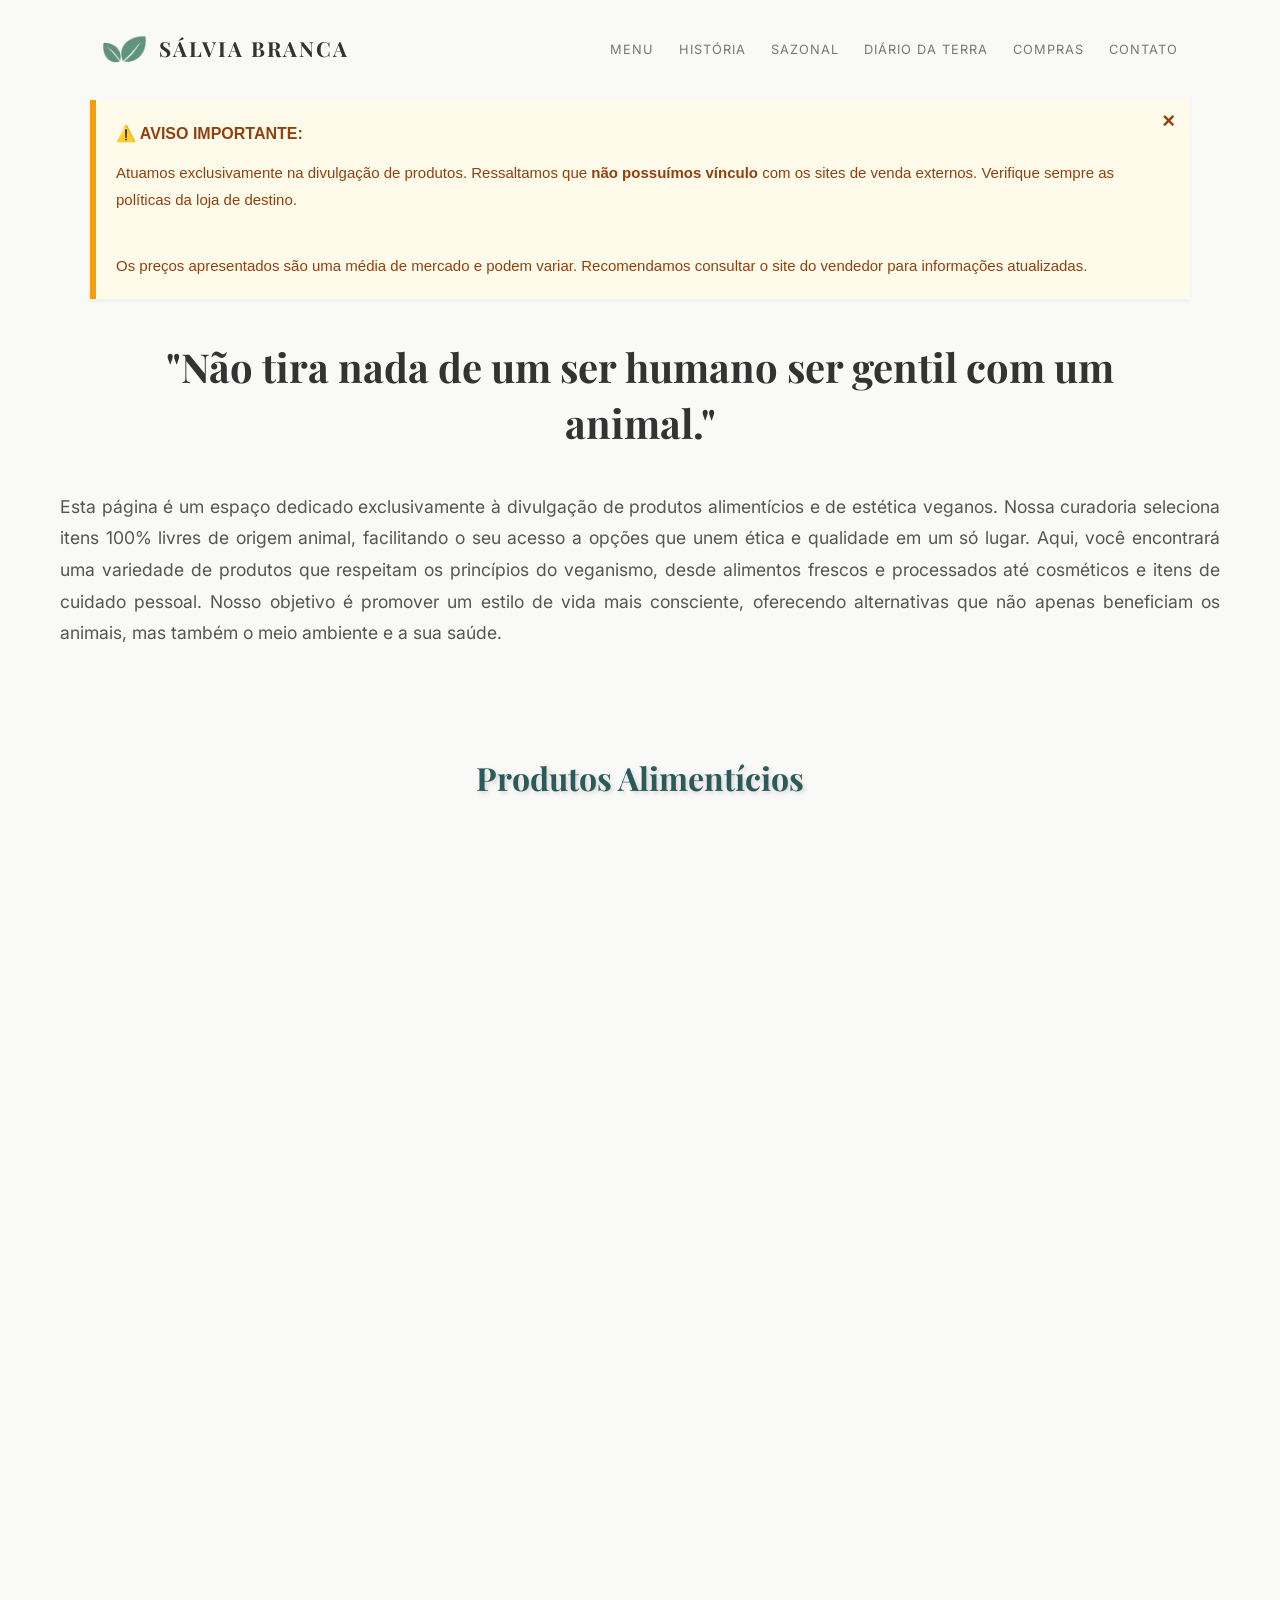
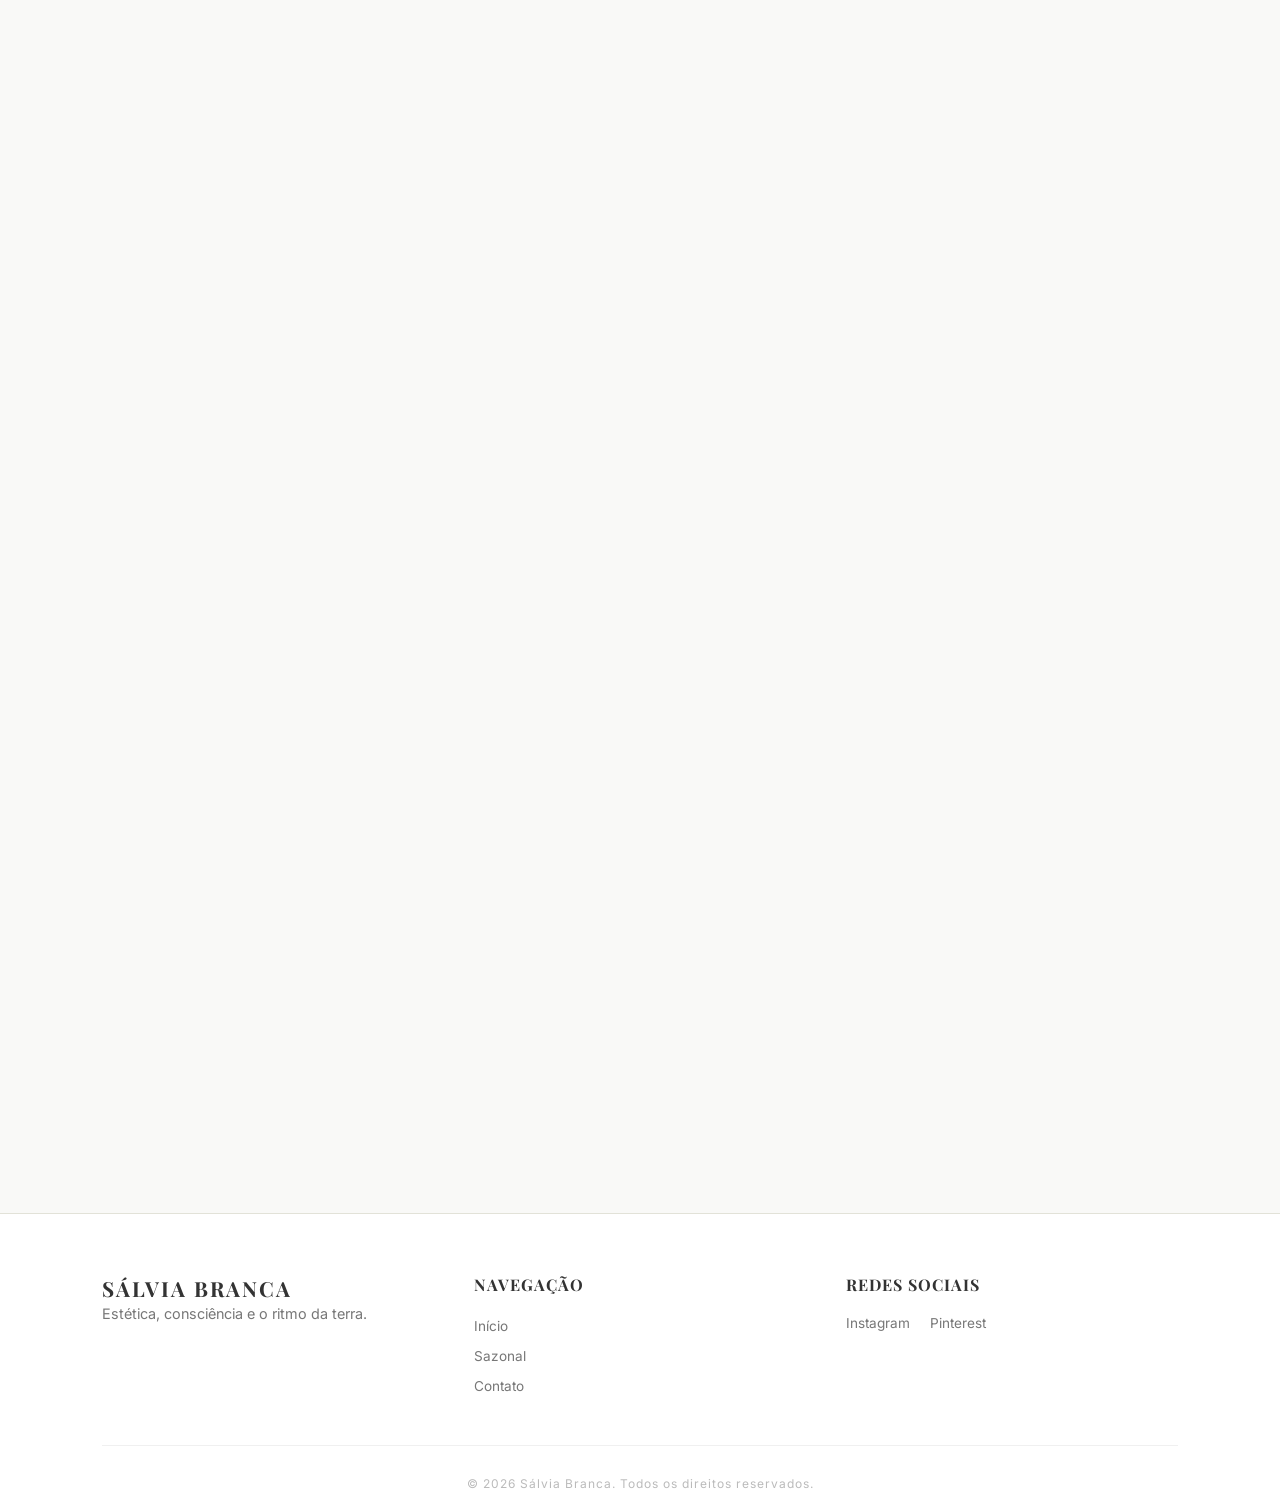
<file: compras.html>
<!DOCTYPE html>
<html lang="pt-br">
<head>
    <meta charset="UTF-8">
    <meta name="viewport" content="width=device-width, initial-scale=1.0">
    <title>Sálvia Branca | Minimalista</title>
    
    <link href="https://fonts.googleapis.com/css2?family=Playfair+Display:wght@400;700&family=Inter:wght@300;400&display=swap" rel="stylesheet">
    
    <link rel="stylesheet" href="css/style.css">
</head>
<body>

    <div id="btn-reabrir" onclick="toggleAlerta()" title="Ver aviso importante">
        ▼
    </div>

    <header id="main-header">
            <a href="index.html" class="logo-link">
                <img src="img/logo 4.png" alt="Logo Sálvia Branca" class="logo-img">
                <span class="logo-text">SÁLVIA <span class="logo-light">BRANCA</span></span>
            </a>

            <button class="menu-toggle" id="mobile-menu">
                <span class="bar"></span>
                <span class="bar"></span>
                <span class="bar"></span>
            </button>

            <nav id="nav-menu">
           <ul>
                <li class="dropdown">
                    <a href="index.html" class="dropbtn">Menu</a>
                    <ul class="dropdown-content">
                        <li><a href="sobremim.html">Sobre mim</a></li>
                    </ul>
                </li>

                <li class="dropdown">
                    <a href="sobre.html" class="dropbtn">História</a>
                    <ul class="dropdown-content">
                        <li><a href="sobre.html#galeria">Galeria de Fotos</a></li>
                    </ul>
                </li>
                <li class="dropdown">
                    <a href="sazonal.html" class="dropbtn">Sazonal</a>
                    <ul class="dropdown-content">
                        <li><a href="sazonal.html#comida">Hortifruti da estação</a></li>
                        <li><a href="sazonal.html#receitas">Receitas da estação</a></li>
                    </ul>
                </li>
                <li><a href="diario.html">Diário da Terra</a></li>
                <li class="dropdown">
                    <a href="compras.html" class="dropbtn">Compras</a>
                    <ul class="dropdown-content">
                        <li><a href="compras.html#origem">Produtos alimenticios</a></li>
                        <li><a href="compras.html#estetica">Cosméticos</a></li>
                    </ul>
                </li>
                <li><a href="contato.html">Contato</a></li>
            </ul>
        </nav>
    </header>

    <main>
        
        <section class="sobre-section" style="padding: 100px 20px; max-width: 1200px; margin: 0 auto;">
            <div class="container-sobre">
                
                <div id="aviso-venda" class="conteudo reveal">
                    <span id="btn-fechar-alerta" onclick="toggleAlerta()">&times;</span>
                    
                    <span style="font-weight: bold; font-size: 16px;">⚠️ AVISO IMPORTANTE:</span>
                    <p style="margin-top: 10px; font-size: 15px; padding-right: 20px;">
                        Atuamos exclusivamente na divulgação de produtos. Ressaltamos que <strong>não possuímos vínculo</strong> com os sites de venda externos. Verifique sempre as políticas da loja de destino.
                    </p>
                    <br>
                    <p style="font-size: 15px; margin-top: 10px; padding-right: 20px;">
                        Os preços apresentados são uma média de mercado e podem variar. Recomendamos consultar o site do vendedor para informações atualizadas.
                    </p>
                </div> 

                <h1 class="frase reveal" style="font-family: 'Playfair Display', serif; font-size: 2.5rem; line-height: 1.4; color: #333; margin-bottom: 40px; text-align: center; margin-top: 40px;">
                    "Não tira nada de um ser humano ser gentil com um animal."
                </h1>
            </div>
            
            <div class="conteudo-flex reveal" style="display: flex; align-items: center; gap: 50px; margin-bottom: 100px;">
                <div class="texto" style="flex: 1.5;">
                    <p style="font-size: 1.1rem; line-height: 1.8; color: #555; text-align: justify;">
                        Esta página é um espaço dedicado exclusivamente à divulgação de produtos alimentícios e de estética veganos. Nossa curadoria seleciona itens 100% livres de origem animal, facilitando o seu acesso a opções que unem ética e qualidade em um só lugar. 
                    Aqui, você encontrará uma variedade de produtos que respeitam os princípios do veganismo, desde alimentos frescos e processados até cosméticos e itens de cuidado pessoal. 
                    Nosso objetivo é promover um estilo de vida mais consciente, oferecendo alternativas que não apenas beneficiam os animais, mas também o meio ambiente e a sua saúde.    
                    </p>
                </div>
            </div>

            <h2 id="origem" class="reveal" style="text-align: center; margin-bottom: 40px; font-family: 'Playfair Display', serif;">Produtos Alimentícios</h2>
            
            <div class="grid-sazonal reveal">
                <div class="card-sazonal">
                    <div class="image-container" style="position: relative;">
                        <span class="compras">Alimento</span>
                        <img src="img/compras/manteiga card.jpg" alt="Manteiga vegana" class="card-image">
                    </div>
                   
                    <div class="card-content">
                        <h3>Manteiga de Castanha de Caju 200g</h3>
                        <p style="font-size: 0.9rem; color: #666; margin-bottom: 15px;">Mix de óleos, castanha-de-caju, vitaminas B6 e B12. Sabor idêntico ao natural.</p>
                        <br><br><br><br><br>
                        <p style="font-weight: bold; color: #2c5530; margin-bottom: 15px;">R$ 27,18</p>
                        
                        <a href="https://vidaveg.com.br/produtos/manteiga-de-castanha-de-caju-200g/" class="btn-comprar" target="_blank">Comprar Agora</a>
                    </div>
                </div>

                <div class="card-sazonal">
                    <div class="image-container" style="position: relative;">
                        <span class="compras">Alimento</span>
                        <img src="img/compras/queijos card.png" alt="Queijo vegano" class="card-image">
                        </div>
                        <div class="card-content">
                        <h3>QueijoVeg Padrão de Castanha de Caju 200g</h3>
                        <p style="font-size: 0.9rem; color: #666; margin-bottom: 15px;">Base de castanha fermentada (água, castanha-de-caju e fermento), óleo de coco palmiste, amido de batata, amido de milho modificado, sal, extrato de levedura, vitaminas (B6 e B12), conservante sorbato de potássio e aroma natural.</p>
                        <p style="font-weight: bold; color: #2c5530; margin-bottom: 15px;">R$ 32,90</p>
                        
                        <a href="https://vidaveg.com.br/produtos/queijoveg-padrao-de-castanha-de-caju-200g/" class="btn-comprar" target="_blank">Comprar Agora</a>
                    </div>
                </div>

                <div class="card-sazonal">
                    <div class="image-container" style="position: relative;">
                        <span class="compras">Bebida</span>
                        <img src="img/compras/bebida.png" alt="Bebida vegana" class="card-image" >
                        </div>
                        <div class="card-content">
                        <h3>Bebida de Coco 700g</h3>
                        <p style="font-size: 0.9rem; color: #666; margin-bottom: 15px;">Base coco (água e leite de coco concentrado*), cálcio (fosfato tricálcico), sal, vitaminas B6 e B12, emulsificante lecitina de girassol, estabilizantes goma guar e goma gelana, aroma natural e edulcorante stévia.</p>
                        <br><br><br>
                        <p style="font-weight: bold; color: #2c5530; margin-bottom: 15px;">R$ 18,99</p>
                        
                        <a href="https://vidaveg.com.br/produtos/bebida-de-coco-700g/" class="btn-comprar" target="_blank">Comprar Agora</a>
                    </div>
                </div>

                <div class="card-sazonal">
                    <div class="image-container" style="position: relative;">
                        <span class="compras">Bebida</span>
                        <img src="img/compras/coffe.png" alt="Bebida vegana" class="card-image">
                        </div>
                        <div class="card-content">
                        <h3>Vida Coffee Baunilha 240mL</h3>
                        <p style="font-size: 0.9rem; color: #666; margin-bottom: 15px;">Base de aveia (água, aveia), creme de coco + TCM, café solúvel, taurina, guaraná em pó, emulsificante lecitina de girassol, estabilizante goma xantana, aromas naturais e edulcorante stévia</p>
                        <br><br><br>
                        <p style="font-weight: bold; color: #2c5530; margin-bottom: 15px;">R$ 14,90</p>
                        
                        <a href="https://vidaveg.com.br/produtos/vida-coffee-baunilha-240ml/" class="btn-comprar" target="_blank">Comprar Agora</a>
                    </div>
                </div>

                <div class="card-sazonal">
                    <div class="image-container" style="position: relative;">
                        <span class="compras">Bebida</span>
                        <img src="img/compras/shake.png" alt="Shake vegano" class="card-image">
                        </div>
                        <div class="card-content">
                        <h3>Veg Pro Morango 250mL</h3>
                        <p style="font-size: 0.9rem; color: #666; margin-bottom: 15px;">Base de aveia (água e aveia), proteínas de ervilha e girassol, morango em pó, estabilizante fosfato trissódico, aroma natural, edulcorante stevia e corante vermelho allura.</p>
                        <br><br><br>
                        <p style="font-weight: bold; color: #2c5530; margin-bottom: 15px;">R$ 10,90</p>
                        
                        <a href="https://vidaveg.com.br/produtos/veg-pro-morango-250ml/" class="btn-comprar" target="_blank">Comprar Agora</a>
                    </div>
                </div>

                <div class="card-sazonal">
                    <div class="image-container" style="position: relative;">
                        <span class="compras">Alimento</span>
                        <img src="img/compras/doce.png" alt="Mousse Sabor Doce Deleite 200g" class="card-image">
                        </div>
                        <div class="card-content">
                        <h3>Mousse Sabor Doce Deleite 200g</h3>
                        <p style="font-size: 0.9rem; color: #666; margin-bottom: 15px;">Leite de coco (água e creme de coco), açúcar, amido de milho modificado, fibra de raiz de chicória, proteína de ervilha, fibra cítrica, extrato de levedura, sal, aroma natural de doce de leite e conservante sorbato de potássio.</p>
                        <p style="font-weight: bold; color: #2c5530; margin-bottom: 15px;">R$ 12,00</p>
                        
                        <a href="https://vidaveg.com.br/produtos/mousse-sabor-doce-deleite-200g/" class="btn-comprar" target="_blank">Comprar Agora</a>
                    </div>
                </div>
            </div>




<br><br><br><br>
            <h2 id="estetica" class="reveal" style="text-align: center; margin-bottom: 40px; font-family: 'Playfair Display', serif;">Cosméticos</h2>
            <div class="grid-sazonal reveal">
                <div class="card-sazonal">
                    <div class="image-container" style="position: relative;">
                        <span class="compras">Skin care</span>
                        <img src="img/compras/protetores.webp" alt="Kit Bio Sun - Protetor Solar Físico e Natural FPS 30 - 150g + 50g" class="card-image">
                    </div>
                   
                    <div class="card-content">
                        <h3>Kit Bio Sun - Protetor Solar Físico e Natural FPS 30 - 150g</h3>
                        <p style="font-size: 0.9rem; color: #666; margin-bottom: 15px;">Na fórmula, você encontra:
                            Óxido de Zinco e Dióxido de Titânio não-nano (Ecocert) → Proteção solar física eficaz e segura.
                            Bioativos de Células-Tronco da Suculenta Africana (Lithops pseudotruncatella) → Estimulam a produção de Vitamina D na pele e têm ação antioxidante similar à Vitamina C.
                            Vitamina E (Tocoferol) → Poderoso antioxidante que combate o envelhecimento precoce.
                        </p>
                        <br><br><br><br><br><br><br><br><br>
                        <p style="font-weight: bold; color: #2c5530; margin-bottom: 15px;">R$ 241,61</p>
                        <a href="https://auravie.com.br/products/kit-bio-sun-protetor-solar-fisico-e-natural-fps-30-150g-50g" class="btn-comprar" target="_blank">Comprar Agora</a>
                    </div>
                </div>

                <div class="card-sazonal">
                    <div class="image-container" style="position: relative;">
                        <span class="compras">Skin Care</span>
                        <img src="img/compras/kit.png" alt="Kit Essenciais do Verão" class="card-image">
                        </div>
                        <div class="card-content">
                        <h3>Kit Essenciais do Verão</h3>
                        <p style="font-size: 0.9rem; color: #666; margin-bottom: 15px;">O Kit Essenciais do Verão foi criado para acompanhar sua pele nos dias mais quentes com proteção inteligente, cuidado profundo e conforto real. Uma seleção estratégica de três produtos que atuam de forma complementar para proteger, equilibrar e revitalizar a pele ao longo de toda a estação.</p>
                        <br>
                        <p><strong>Nele irá conter:</strong></p>
                        <br>
                            <p><li>O protetor BioSun</li></p>
                            <p><li>O desodorante spray Auravie</li></p>
                            <p><li>O Lumen Elixir Botânico</li></p>
                            <br>
                            <p>O Kit Essenciais do Verão é a escolha ideal para quem deseja atravessar a estação com proteção, equilíbrio e uma pele visivelmente bem cuidada, sem abrir mão de fórmulas naturais, veganas e de alta performance.</p>
                            <br>
                        <p style="font-weight: bold; color: #2c5530; margin-bottom: 15px;">R$ 336,20</p>
                        
                        <a href="https://auravie.com.br/products/kit-essencial-de-autocuidado-copia" class="btn-comprar" target="_blank">Comprar Agora</a>
                    </div>
                </div>

                <div class="card-sazonal">
                    <div class="image-container" style="position: relative;">
                        <span class="compras">Corporal</span>
                        <img src="img/compras/desodorante.webp" alt="Kit 3 refis desodorante spray" class="card-image" >
                        </div>
                        <div class="card-content">
                        <h3>Kit 3 refis desodorante spray</h3>
                        <p style="font-size: 0.9rem; color: #666; margin-bottom: 15px;">O Refil do Desodorante Spray Auravie mantém a mesma fórmula eficaz do produto original, oferecendo proteção natural contra odores sem bloquear a transpiração ou comprometer a microbiota da pele. Com prebióticos, enzimas vegetais e citrato de prata, ele neutraliza o mau odor de forma inteligente e segura.</p>
                        <br><br><br><br><br><br>
                        <br><br><br><br><br><br><br>
                        <p style="font-weight: bold; color: #2c5530; margin-bottom: 15px;">R$ 114,75</p>
                        
                        <a href="https://auravie.com.br/products/kit-3-refis-desodorante-spray" class="btn-comprar" target="_blank">Comprar Agora</a>
                    </div>
                </div>

                <div class="card-sazonal">
                    <div class="image-container" style="position: relative;">
                        <span class="compras">Perfumaria</span>
                        <img src="img/compras/body.webp" alt="Body Splash Deo Colônia Limoncello – Vizzela" class="card-image">
                        </div>
                        <div class="card-content">
                        <h3>Body Splash Deo Colônia Limoncello – Vizzela</h3>
                        <p style="font-size: 0.9rem; color: #666; margin-bottom: 15px;">O Body Splash Limoncello traz notas cítricas de limão e bergamota que se misturam com flores delicadas como: jasmim e lírio do vale, finalizando com um toque suave de musk, sândalo e vanilla. Leve, vibrante e refrescante.</p>
                        <br><br><br><br>
                        <p style="font-weight: bold; color: #2c5530; margin-bottom: 15px;">R$ 39,90</p>
                        
                        <a href="https://www.vizzela.com.br/products/body-splash-deo-colonia-limoncello-vizzela" class="btn-comprar" target="_blank">Comprar Agora</a>
                    </div>
                </div>

                <div class="card-sazonal">
                    <div class="image-container" style="position: relative;">
                        <span class="compras">Maquiagem</span>
                        <img src="img/compras/lip.webp" alt="Shake vegano" class="card-image">
                        </div>
                        <div class="card-content">
                        <h3>Lip Oil Limoncello – Vizzela</h3>
                        <p style="font-size: 0.9rem; color: #666; margin-bottom: 15px;">Com textura leve e transparente, entrega efeito glossy sem adicionar cor, garantindo conforto e acabamento luminoso na medida certa. Sua fórmula é enriquecida com ativos hidratantes, possui efeito cooling refrescante e fragrância de limão siciliano, proporcionando uma sensação deliciosa de frescor a cada aplicação.</p>
                        <br><br><br>
                        <p style="font-weight: bold; color: #2c5530; margin-bottom: 15px;">R$ 69,90</p>
                        
                        <a href="https://www.vizzela.com.br/products/lip-oil-limoncello-vizzela" class="btn-comprar" target="_blank">Comprar Agora</a>
                    </div>
                </div>

                <div class="card-sazonal">
                    <div class="image-container" style="position: relative;">
                        <span class="compras">Maquiagem</span>
                        <img src="img/compras/rimel.webp" alt="Máscara Big No Panda Brown Vizzela - Marrom" class="card-image">
                        </div>
                        <div class="card-content">
                        <h3>Máscara Big No Panda Brown Vizzela - Marrom</h3>
                        <p style="font-size: 0.9rem; color: #666; margin-bottom: 15px;">Com pigmentação marrom, a máscara Big No Panda Brown Vizzela entrega um look sofisticado, natural e delicado, realçando a maquiagem de forma elegante. Conta com a tecnologia NO PANDA, que não mancha e sai dos cílios em forma de película com água morna. O aplicador BIG curvado proporciona volume, definição e curvatura, deixando o olhar ainda mais destacado.</p>
                        <p style="font-weight: bold; color: #2c5530; margin-bottom: 15px;">R$ 49,90</p>
                        
                        <a href="https://www.vizzela.com.br/products/mascara-big-no-panda-brown" class="btn-comprar" target="_blank">Comprar Agora</a>
                    </div>
                </div>
            </div>
        </section>
    </main>

    <footer>
    <div class="footer-container">
        <div class="footer-section">
            <span class="logo-text">SÁLVIA BRANCA</span>
            <p>Estética, consciência e o ritmo da terra.</p>
        </div>
        
        <div class="footer-section">
            <h4>Navegação</h4>
            <ul>
                <li><a href="index.html">Início</a></li>
                <li><a href="sazonal.html">Sazonal</a></li>
                <li><a href="contato.html">Contato</a></li>
            </ul>
        </div>

        <div class="footer-section">
            <h4>Redes Sociais</h4>
            <div class="social-links">
                <a href="#">Instagram</a>
                <a href="#">Pinterest</a>
            </div>
        </div>
    </div>
    
    <div class="footer-bottom">
        <p>&copy; 2026 Sálvia Branca. Todos os direitos reservados.</p>
    </div>
</footer>

    <script src="js/script.js"></script>
</body>
</html>
</file>
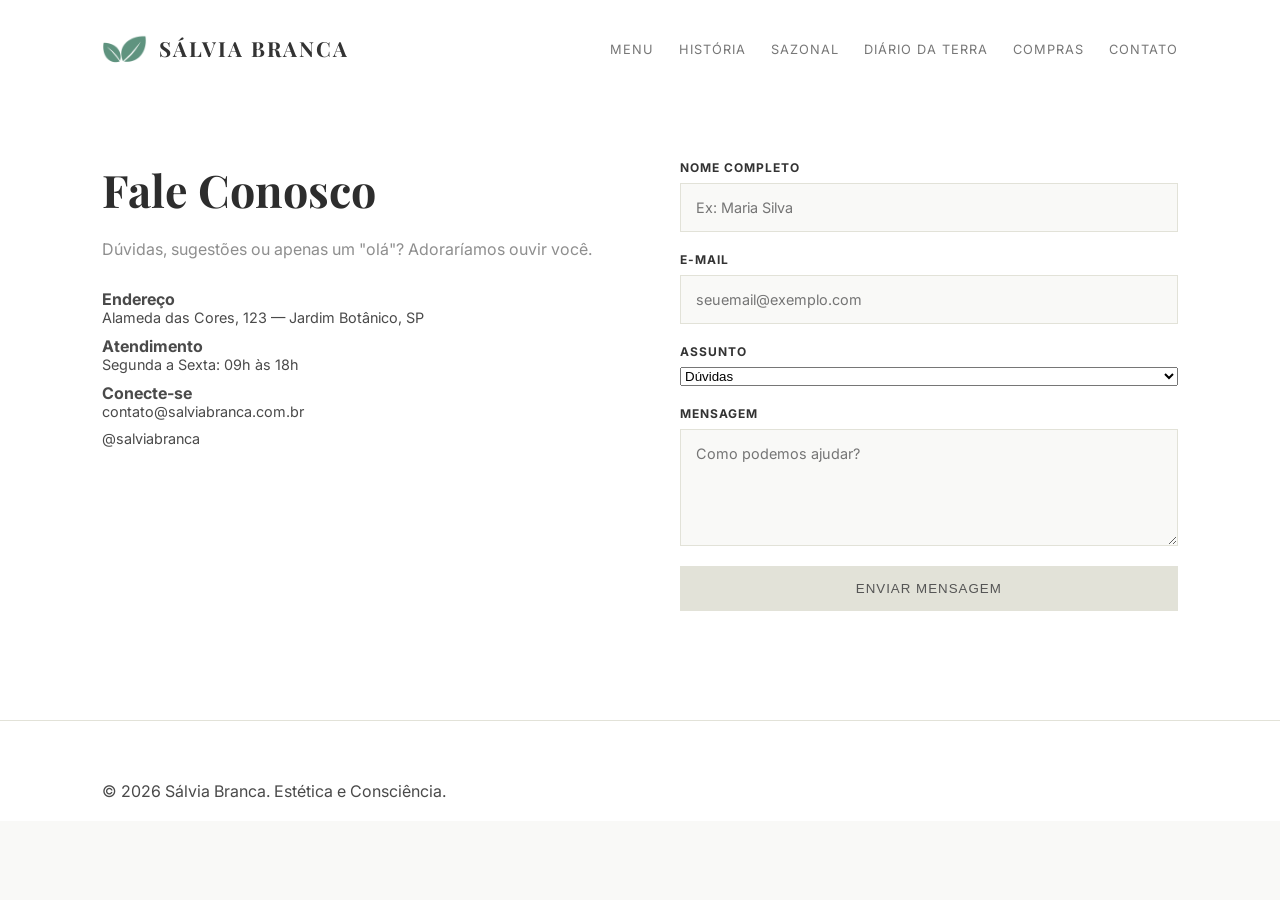
<file: contato.html>
<!DOCTYPE html>
<html lang="pt-br">
<head>
    <meta charset="UTF-8">
    <meta name="viewport" content="width=device-width, initial-scale=1.0">
    <title>Contato | Sálvia Branca</title>
    
    <link href="https://fonts.googleapis.com/css2?family=Playfair+Display:wght@400;700&family=Inter:wght@300;400&display=swap" rel="stylesheet">
    
    <link rel="stylesheet" href="css/style.css">
</head>
<body>

    <header id="main-header">
            <a href="index.html" class="logo-link">
                <img src="img/logo 4.png" alt="Logo Sálvia Branca" class="logo-img">
                <span class="logo-text">SÁLVIA <span class="logo-light">BRANCA</span></span>
            </a>

            <button class="menu-toggle" id="mobile-menu">
                <span class="bar"></span>
                <span class="bar"></span>
                <span class="bar"></span>
            </button>

            <nav id="nav-menu">
            <ul>
                <li class="dropdown">
                    <a href="index.html" class="dropbtn">Menu</a>
                    <ul class="dropdown-content">
                        <li><a href="sobremim.html">Sobre mim</a></li>
                    </ul>
                </li>

                <li class="dropdown">
                    <a href="sobre.html" class="dropbtn">História</a>
                    <ul class="dropdown-content">
                        <li><a href="sobre.html#galeria">Galeria de Fotos</a></li>
                    </ul>
                </li>
                <li class="dropdown">
                    <a href="sazonal.html" class="dropbtn">Sazonal</a>
                    <ul class="dropdown-content">
                        <li><a href="sazonal.html#comida">Hortifruti da estação</a></li>
                        <li><a href="sazonal.html#receitas">Receitas da estação</a></li>
                    </ul>
                </li>
                <li><a href="diario.html">Diário da Terra</a></li>
                <li class="dropdown">
                    <a href="compras.html" class="dropbtn">Compras</a>
                    <ul class="dropdown-content">
                        <li><a href="compras.html#origem">Produtos alimenticios</a></li>
                        <li><a href="compras.html#estetica">Cosméticos</a></li>
                    </ul>
                </li>
                <li><a href="contato.html">Contato</a></li>
            </ul>
        </nav>
    </header>

    <main>
        <section class="contact-section">
            <div class="contact-container reveal">
                
                <div class="contact-info">
                    <h1>Fale Conosco</h1>
                    <p class="subtitle">Dúvidas, sugestões ou apenas um "olá"? Adoraríamos ouvir você.</p>
                    
                    <div class="contact-details">
                        <div class="detail-item">
                            <strong>Endereço</strong>
                            <p>Alameda das Cores, 123 — Jardim Botânico, SP</p>
                        </div>
                        <div class="detail-item">
                            <strong>Atendimento</strong>
                            <p>Segunda a Sexta: 09h às 18h</p>
                        </div>
                        <div class="detail-item">
                            <strong>Conecte-se</strong>
                            <p>contato@salviabranca.com.br</p>
                            <p>@salviabranca</p>
                        </div>
                    </div>
                </div>

                <div class="contact-form-wrapper">
                    <form action="#" class="contact-form">
                        <div class="form-group">
                            <label for="name">Nome Completo</label>
                            <input type="text" id="name" name="name" placeholder="Ex: Maria Silva" required>
                        </div>
                        
                        <div class="form-group">
                            <label for="email">E-mail</label>
                            <input type="email" id="email" name="email" placeholder="seuemail@exemplo.com" required>
                        </div>

                        <div class="form-group">
                            <label for="subject">Assunto</label>
                            <select id="subject" name="subject">
                                <option value="duvida">Dúvidas</option>
                                <option value="parceria">Parcerias</option>
                                <option value="outro">Outros</option>
                            </select>
                        </div>

                        <div class="form-group">
                            <label for="message">Mensagem</label>
                            <textarea id="message" name="message" rows="5" placeholder="Como podemos ajudar?" required></textarea>
                        </div>

                        <button type="submit" class="btn-primary">ENVIAR MENSAGEM</button>
                    </form>
                </div>

            </div>
        </section>
    </main>

    <footer>
        <div class="footer-content">
            <p>&copy; 2026 Sálvia Branca. Estética e Consciência.</p>
        </div>
    </footer>

    <script src="js/script.js"></script>
</body>
</html>
</file>
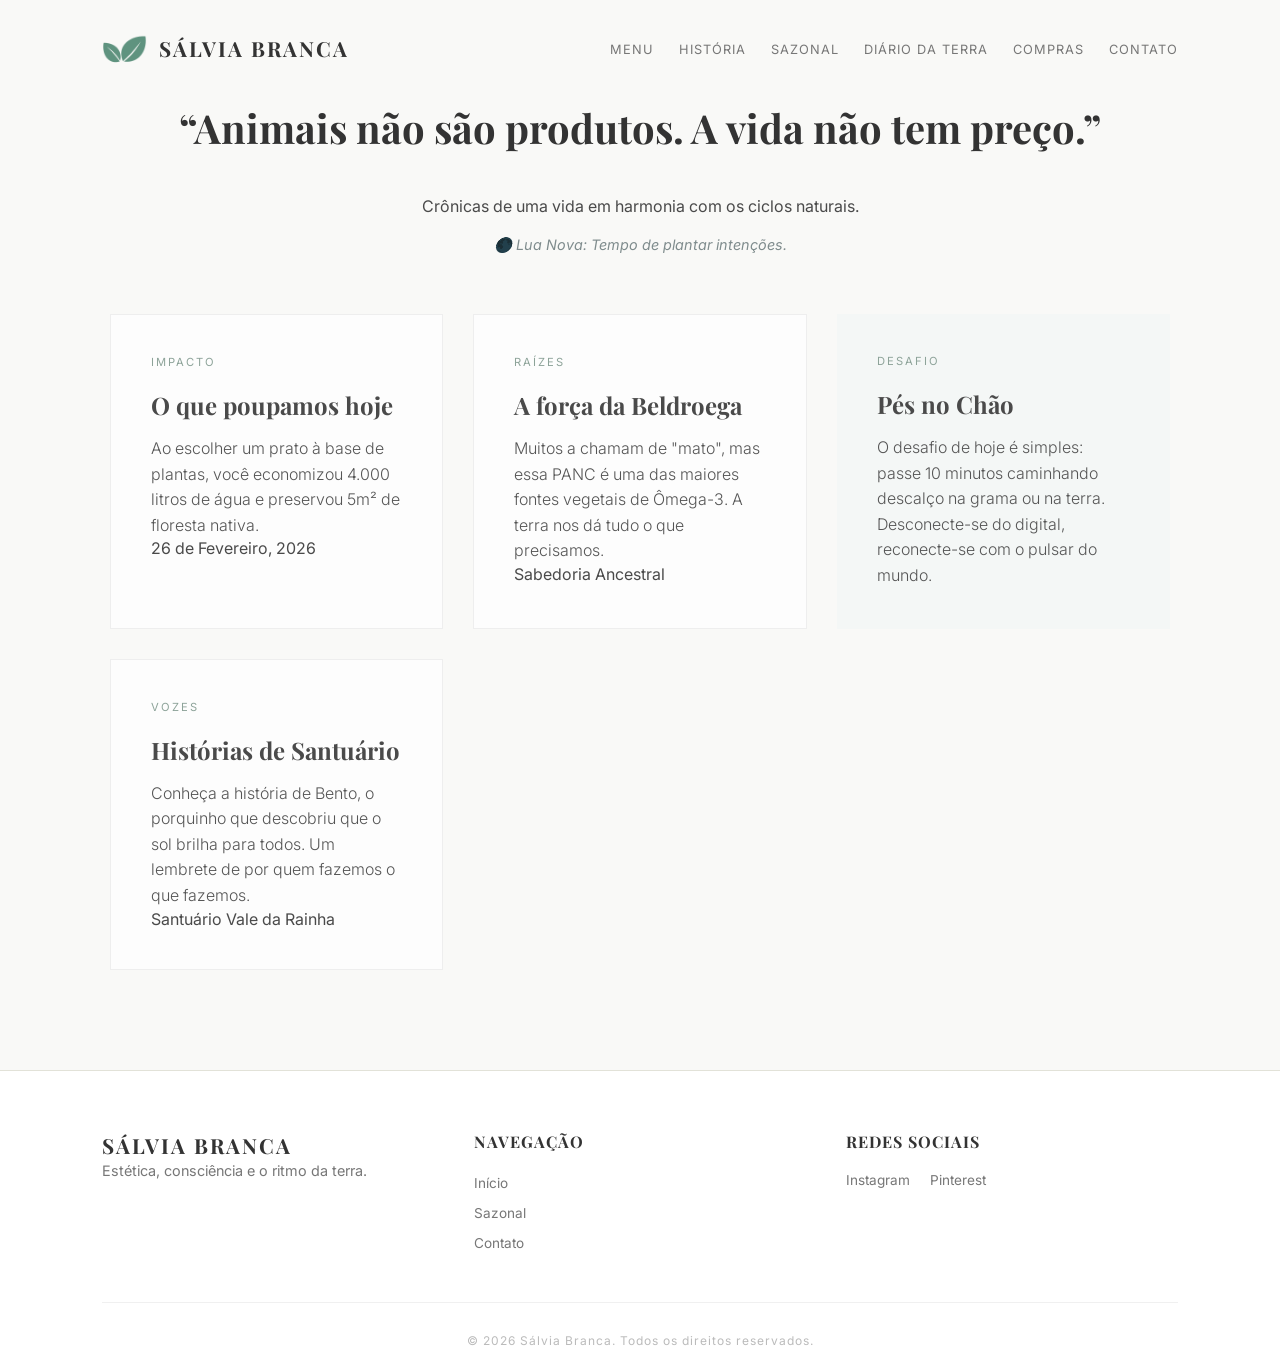
<file: diario.html>
<!DOCTYPE html>
<html lang="pt-br">
<head>
    <meta charset="UTF-8">
    <meta name="viewport" content="width=device-width, initial-scale=1.0">
    <title>Sálvia Branca | Minimalista</title>
    
    <link href="https://fonts.googleapis.com/css2?family=Playfair+Display:wght@400;700&family=Inter:wght@300;400&display=swap" rel="stylesheet">
    
    <link rel="stylesheet" href="css/style.css">
</head>
<body>

    <header id="main-header">
            <a href="index.html" class="logo-link">
                <img src="img/logo 4.png" alt="Logo Sálvia Branca" class="logo-img">
                <span class="logo-text">SÁLVIA <span class="logo-light">BRANCA</span></span>
            </a>

            <button class="menu-toggle" id="mobile-menu">
                <span class="bar"></span>
                <span class="bar"></span>
                <span class="bar"></span>
            </button>

            <nav id="nav-menu">
            <ul>
                <li class="dropdown">
                    <a href="index.html" class="dropbtn">Menu</a>
                    <ul class="dropdown-content">
                        <li><a href="sobremim.html">Sobre mim</a></li>
                    </ul>
                </li>

                <li class="dropdown">
                    <a href="sobre.html" class="dropbtn">História</a>
                    <ul class="dropdown-content">
                        <li><a href="sobre.html#galeria">Galeria de Fotos</a></li>
                    </ul>
                </li>
                <li class="dropdown">
                    <a href="sazonal.html" class="dropbtn">Sazonal</a>
                    <ul class="dropdown-content">
                        <li><a href="sazonal.html#comida">Hortifruti da estação</a></li>
                        <li><a href="sazonal.html#receitas">Receitas da estação</a></li>
                    </ul>
                </li>
                <li><a href="diario.html">Diário da Terra</a></li>
                <li class="dropdown">
                    <a href="compras.html" class="dropbtn">Compras</a>
                    <ul class="dropdown-content">
                        <li><a href="compras.html#origem">Produtos alimenticios</a></li>
                        <li><a href="compras.html#estetica">Cosméticos</a></li>
                    </ul>
                </li>
                <li><a href="contato.html">Contato</a></li>
            </ul>
        </nav>
    </header>
        <main class="diario-container">
        <section class="diario-intro">
            <h1 class="frase reveal" style="font-family: 'Playfair Display', serif; font-size: 2.5rem; line-height: 1.4; color: #333; margin-bottom: 40px; text-align: center;">
                “Animais não são produtos. A vida não tem preço.”
            </h1>
            <p class="subtitle reveal">Crônicas de uma vida em harmonia com os ciclos naturais.</p>
            
            <div class="lunar-widget reveal">
                <span class="moon-icon">🌑</span>
                <span class="moon-phase">Lua Nova: Tempo de plantar intenções.</span>
            </div>
        </section>

    <div class="diario-grid reveal">
        
        <article class="diario-card">
            <div class="card-tag">Impacto</div>
            <h3>O que poupamos hoje</h3>
            <p>Ao escolher um prato à base de plantas, você economizou 4.000 litros de água e preservou 5m² de floresta nativa.</p>
            <div class="card-footer">26 de Fevereiro, 2026</div>
        </article>

        <article class="diario-card">
            <div class="card-tag">Raízes</div>
            <h3>A força da Beldroega</h3>
            <p>Muitos a chamam de "mato", mas essa PANC é uma das maiores fontes vegetais de Ômega-3. A terra nos dá tudo o que precisamos.</p>
            <div class="card-footer">Sabedoria Ancestral</div>
        </article>

        <article class="diario-card highlight">
            <div class="card-tag">Desafio</div>
            <h3>Pés no Chão</h3>
            <p>O desafio de hoje é simples: passe 10 minutos caminhando descalço na grama ou na terra. Desconecte-se do digital, reconecte-se com o pulsar do mundo.</p>
            
        </article>

        <article class="diario-card">
            <div class="card-tag">Vozes</div>
            <h3>Histórias de Santuário</h3>
            <p>Conheça a história de Bento, o porquinho que descobriu que o sol brilha para todos. Um lembrete de por quem fazemos o que fazemos.</p>
            <div class="card-footer">Santuário Vale da Rainha</div>
        </article>

    </div>
</main>
    <footer>
    <div class="footer-container">
        <div class="footer-section">
            <span class="logo-text">SÁLVIA BRANCA</span>
            <p>Estética, consciência e o ritmo da terra.</p>
        </div>
        
        <div class="footer-section">
            <h4>Navegação</h4>
            <ul>
                <li><a href="index.html">Início</a></li>
                <li><a href="sazonal.html">Sazonal</a></li>
                <li><a href="contato.html">Contato</a></li>
            </ul>
        </div>

        <div class="footer-section">
            <h4>Redes Sociais</h4>
            <div class="social-links">
                <a href="#">Instagram</a>
                <a href="#">Pinterest</a>
            </div>
        </div>
    </div>
    
    <div class="footer-bottom">
        <p>&copy; 2026 Sálvia Branca. Todos os direitos reservados.</p>
    </div>
</footer>

      <script src="js/script.js"></script>
</body>
</html>
</file>
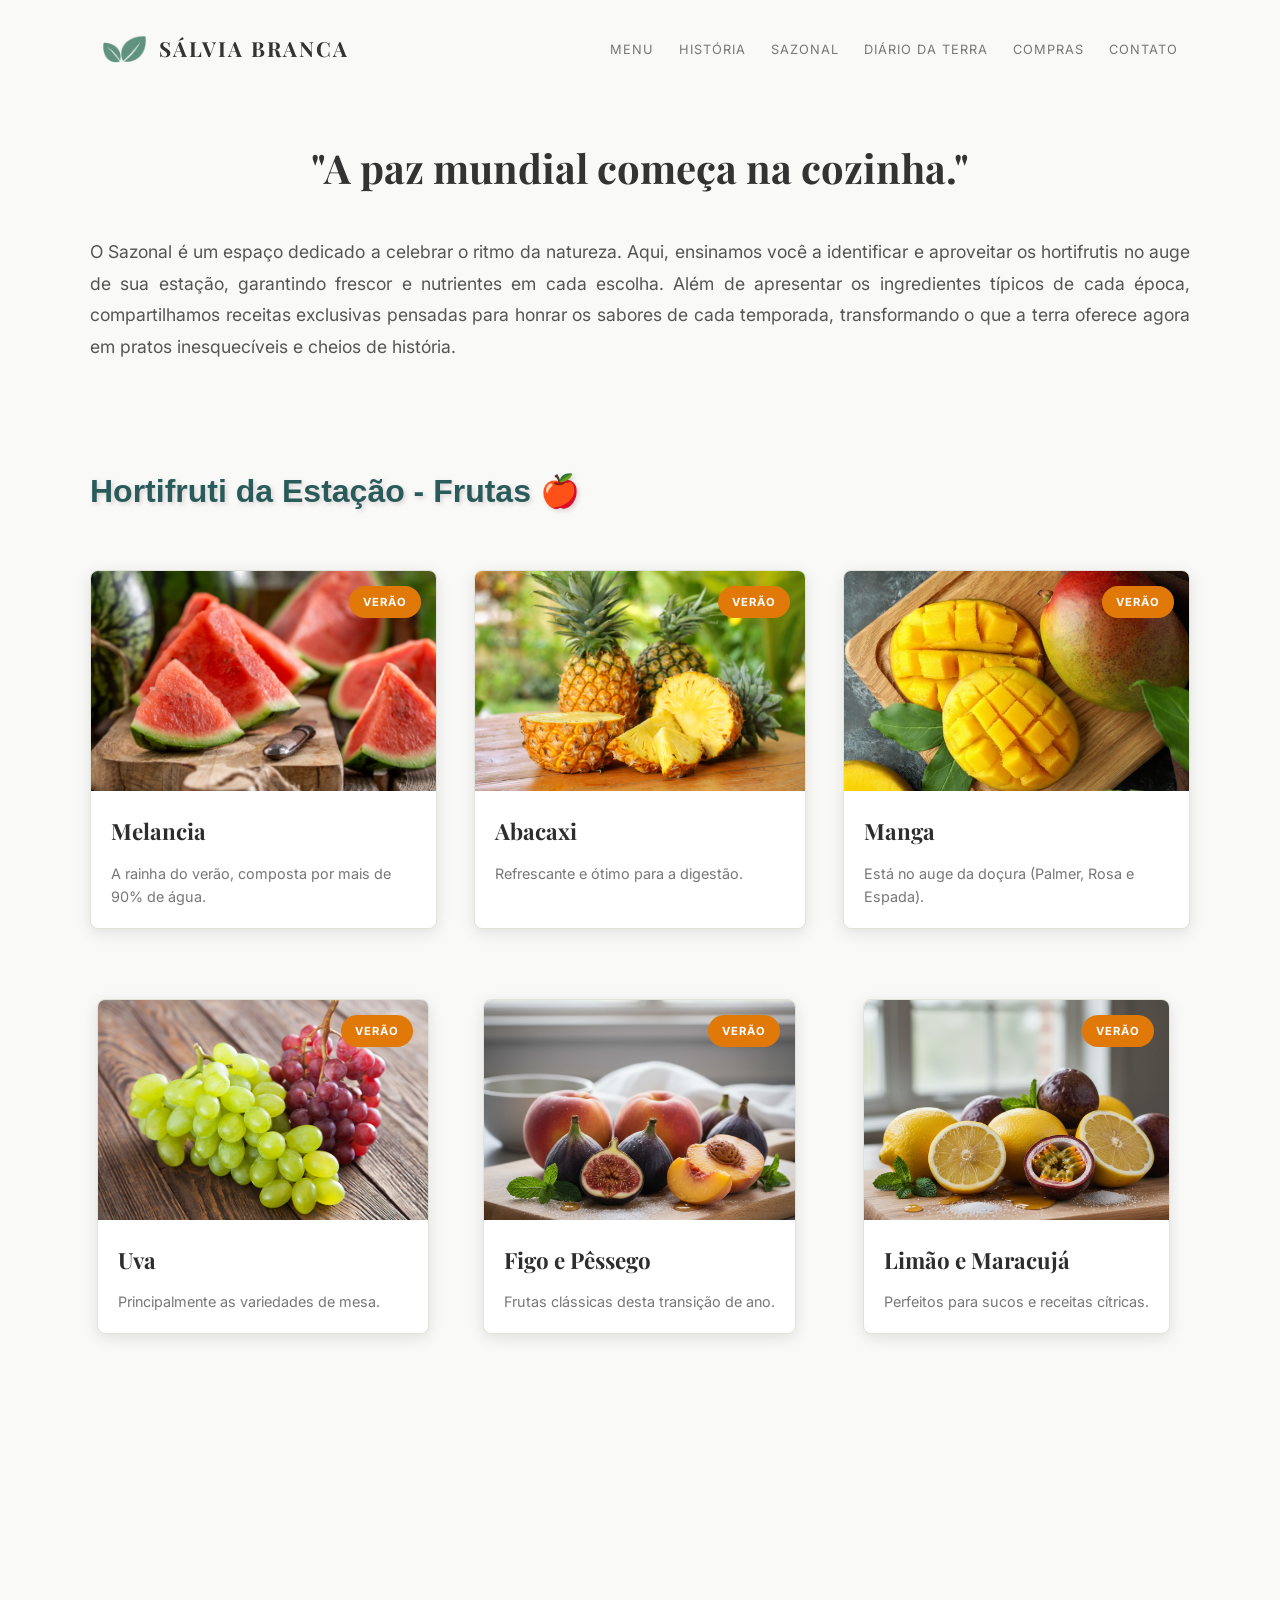
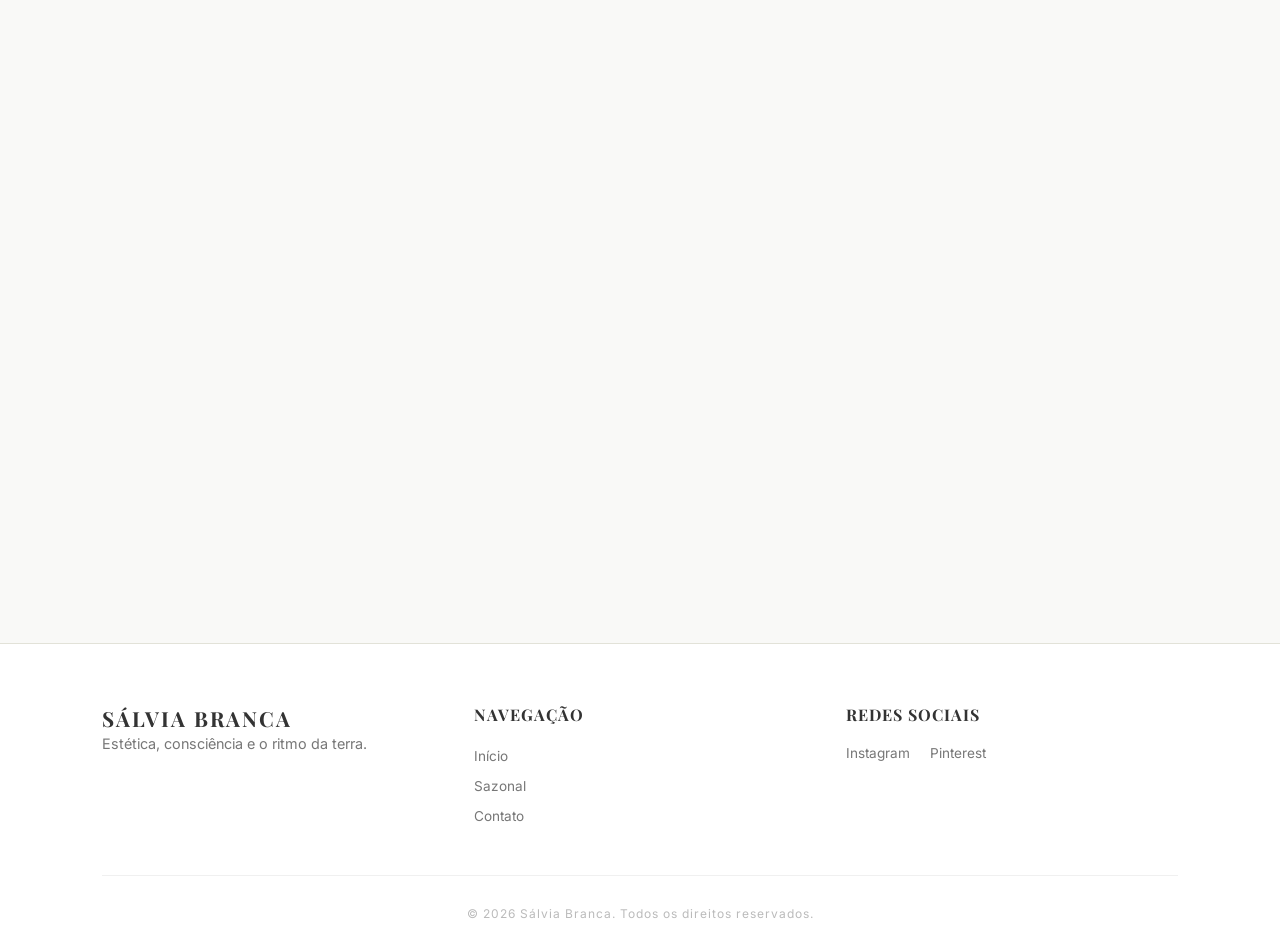
<file: sazonal.html>
<!DOCTYPE html>
<html lang="pt-br">
<head>
    <meta charset="UTF-8">
    <meta name="viewport" content="width=device-width, initial-scale=1.0">
    <title>Sálvia Branca | Minimalista</title>
    
    <link href="https://fonts.googleapis.com/css2?family=Playfair+Display:wght@400;700&family=Inter:wght@300;400&display=swap" rel="stylesheet">
    
    <link rel="stylesheet" href="css/style.css">
</head>
<body>

    <header id="main-header">
            <a href="index.html" class="logo-link">
                <img src="img/logo 4.png" alt="Logo Sálvia Branca" class="logo-img">
                <span class="logo-text">SÁLVIA <span class="logo-light">BRANCA</span></span>
            </a>

            <button class="menu-toggle" id="mobile-menu">
                <span class="bar"></span>
                <span class="bar"></span>
                <span class="bar"></span>
            </button>

            <nav id="nav-menu">
            <ul>
                <li class="dropdown">
                    <a href="index.html" class="dropbtn">Menu</a>
                    <ul class="dropdown-content">
                        <li><a href="sobremim.html">Sobre mim</a></li>
                    </ul>
                </li>

                <li class="dropdown">
                    <a href="sobre.html" class="dropbtn">História</a>
                    <ul class="dropdown-content">
                        <li><a href="sobre.html#galeria">Galeria de Fotos</a></li>
                    </ul>
                </li>
                <li class="dropdown">
                    <a href="sazonal.html" class="dropbtn">Sazonal</a>
                    <ul class="dropdown-content">
                        <li><a href="sazonal.html#comida">Hortifruti da estação</a></li>
                        <li><a href="sazonal.html#receitas">Receitas da estação</a></li>
                    </ul>
                </li>
                <li><a href="diario.html">Diário da Terra</a></li>
                <li class="dropdown">
                    <a href="compras.html" class="dropbtn">Compras</a>
                    <ul class="dropdown-content">
                        <li><a href="compras.html#origem">Produtos alimenticios</a></li>
                        <li><a href="compras.html#estetica">Cosméticos</a></li>
                    </ul>
                </li>
                <li><a href="contato.html">Contato</a></li>
            </ul>
        </nav>
    </header>
    
         
<main>
    <section class="sobre-section" style="padding: 100px 20px; max-width: 1200px; margin: 0 auto;">
        <div class="container-sobre"> 
            <h1 class="frase reveal" style="font-family: 'Playfair Display', serif; font-size: 2.5rem; line-height: 1.4; color: #333; margin-bottom: 40px; text-align: center;">
                "A paz mundial começa na cozinha."
            </h1>

            <div class="conteudo-flex reveal" style="display: flex; align-items: center; gap: 50px; margin-bottom: 100px;">
                <div class="texto" style="flex: 1.5;">
                    <p style="font-size: 1.1rem; line-height: 1.8; color: #555; text-align: justify;">
                        O Sazonal é um espaço dedicado a celebrar o ritmo da natureza. Aqui, ensinamos você a identificar e aproveitar os hortifrutis no auge de sua estação, garantindo frescor e 
                        nutrientes em cada escolha. Além de apresentar os ingredientes típicos de cada época, compartilhamos receitas exclusivas pensadas para honrar os sabores de cada temporada, 
                        transformando o que a terra oferece agora em pratos inesquecíveis e cheios de história.
                    </p>
                </div>
            </div>

            <h2 id="comida" class="reveal" style="margin-bottom: 30px;">Hortifruti da Estação -  Frutas 🍎</h2>
            <div class="grid-sazonal reveal">
                <div class="card-sazonal">
                    <div class="image-container">
                        <img src="img/frutas/melancia.png" alt="Melancia">
                        <span class="selo-estacao">Verão</span>
                    </div>
                    <div class="card-content">
                        <h3>Melancia</h3>
                        <p>A rainha do verão, composta por mais de 90% de água.</p>
                    </div>
                </div>
                <div class="card-sazonal">
                    <div class="image-container">
                        <img src="img/frutas/abacaxi.jpeg" alt="Abacaxi">
                        <span class="selo-estacao">Verão</span>
                    </div>
                    <div class="card-content">
                        <h3>Abacaxi</h3>
                        <p>Refrescante e ótimo para a digestão.</p>
                    </div>
                </div>
                <div class="card-sazonal">
                    <div class="image-container">
                        <img src="img/frutas/manga.jpg" alt="Manga">
                        <span class="selo-estacao">Verão</span>
                    </div>
                    <div class="card-content">
                        <h3>Manga</h3>
                        <p>Está no auge da doçura (Palmer, Rosa e Espada).</p>
                    </div>
                </div>
                <div class="card-sazonal">
                    <div class="image-container">
                        <img src="img/frutas/uva.jpg" alt="Uva">
                        <span class="selo-estacao">Verão</span>
                    </div>
                    <div class="card-content">
                        <h3>Uva</h3>
                        <p>Principalmente as variedades de mesa.</p>
                    </div>
                </div>
                <div class="card-sazonal">
                    <div class="image-container">
                        <img src="img/frutas/figo.jpg" alt="Figo">
                        <span class="selo-estacao">Verão</span>
                    </div>
                    <div class="card-content">
                        <h3>Figo e Pêssego</h3>
                        <p>Frutas clássicas desta transição de ano.</p>
                    </div>
                </div>
                <div class="card-sazonal">
                    <div class="image-container">
                        <img src="img/frutas/limao.jpg" alt="Limão">
                        <span class="selo-estacao">Verão</span>
                    </div>
                    <div class="card-content">
                        <h3>Limão e Maracujá</h3>
                        <p>Perfeitos para sucos e receitas cítricas.</p>
                    </div>
                </div>
            </div>
            <br><br><br>

            <h2 id="comida" class="reveal" style="margin-bottom: 30px;">Legumes e Verduras 🥦</h2>
            <div class="grid-sazonal reveal">
                <div class="card-sazonal">
                    <div class="image-container">
                        <img src="img/legumes/abobrinha.jpg" alt="Abobrinha">
                        <span class="selo-estacao">Verão</span>
                    </div>
                    <div class="card-content">
                        <h3>Abóbrinha</h3>
                        <p>Leve e versátil.</p>
                    </div>
                </div>
                <div class="card-sazonal">
                    <div class="image-container">
                        <img src="img/legumes/beringela.jpg" alt="Beringela">
                        <span class="selo-estacao">Verão</span>
                    </div>
                    <div class="card-content">
                        <h3>Beringela</h3>
                        <p>Ótima para grelhados e antepastos.</p>
                    </div>
                </div>
                <div class="card-sazonal">
                    <div class="image-container">
                        <img src="img/legumes/pepino.jpg" alt="Pepino">
                        <span class="selo-estacao">Verão</span>
                    </div>
                    <div class="card-content">
                        <h3>Pepino</h3>
                        <p>Extremamente refrescante para saladas.</p>
                    </div>
                </div>
                <div class="card-sazonal">
                    <div class="image-container">
                        <img src="img/legumes/pimentao.jpg" alt="Pimentão">
                        <span class="selo-estacao">Verão</span>
                    </div>
                    <div class="card-content">
                        <h3>Pimentão</h3>
                        <p>(Verde, amarelo e vermelho) ficam mais carnudos e saborosos.</p>
                    </div>
                </div>
                <div class="card-sazonal">
                    <div class="image-container">
                        <img src="img/legumes/tomate.jpeg" alt="Tomate">
                        <span class="selo-estacao">Verão</span>
                    </div>
                    <div class="card-content">
                        <h3>Tomate</h3>
                        <p>No verão, eles ficam mais vermelhos e doces.</p>
                    </div>
                </div>
                <div class="card-sazonal">
                    <div class="image-container">
                        <img src="img/legumes/jilo.jpg" alt="Quiabo">
                        <span class="selo-estacao">Verão</span>
                    </div>
                    <div class="card-content">
                        <h3>Quiabo e Jiló</h3>
                        <p>Também são típicos desta temporada de calor.</p>
                    </div>
                </div>
            </div>

            <h2 id="receitas" class="reveal" style="margin-top: 80px; margin-bottom: 30px;">Receitas da Estação 🥘</h2>
            <div class="grid-sazonal reveal">
                <div class="card-sazonal">
                    <div class="image-container">
                        <img src="img/receitas/Ceviche de Manga e Cebola Roxa.jpg" alt="Ceviche de Manga e Cebola Roxa">
                        <span class="selo-estacao">Verão</span>
                    </div>
                    <div class="card-content">
                        <h3>Ceviche de Manga e Cebola Roxa</h3>
                        <p> <b>Mini Descrição:</b> Uma versão tropical e refrescante. A doçura da manga madura contrasta com a acidez do limão e o toque picante da cebola roxa.</p>
                        <br>
                        <a href="receitas/ceviche.html" target="_blank" class="meu-link">Ver Receita</a>
                    </div>
                </div>
                <div class="card-sazonal">
                    <div class="image-container">
                        <img src="img/receitas/Espaguete de Abobrinha ao Pesto.jpg" alt="Espaguete de Abobrinha ao Pesto">
                        <span class="selo-estacao">Verão</span>
                    </div>
                    <div class="card-content">
                        <h3>Espaguete de Abobrinha ao Pesto</h3>
                        <p><b>Mini Descrição:</b> Leveza em forma de massa. Lâminas finas de abobrinha da estação servidas com um pesto artesanal de manjericão fresco e nozes.</p>
                        <br>
                        <a href="receitas/espaguete.html" target="_blank" class="meu-link">Ver Receita</a>
                    </div>
                </div>
                <div class="card-sazonal">
                    <div class="image-container">
                        <img src="img/receitas/Gazpacho de Tomates Maduros.jpg" alt="Gazpacho de Tomates Maduros">
                        <span class="selo-estacao">Verão</span>
                    </div>
                    <div class="card-content">
                        <h3>Gazpacho de Tomates Maduros</h3>
                        <p><b>Mini Descrição:</b> A clássica sopa fria espanhola. Uma mistura vibrante de tomates colhidos no sol, pepino e pimentões, servida gelada.</p>
                        <br>
                        <a href="receitas/Gazpacho.html" target="_blank" class="meu-link">Ver Receita</a>
                    </div>
                </div>
                <div class="card-sazonal">
                    <div class="image-container">
                        <img src="img/receitas/Risoto de Abóbora com Sálvia.jpg" alt="Risoto de Abóbora com Sálvia">
                        <span class="selo-estacao">Verão/Outono</span>
                    </div>
                    <div class="card-content">
                        <h3>Risoto de Abóbora com Sálvia</h3>
                        <p><b>Mini Descrição:</b> O encontro da cremosidade da abóbora cabotiá com o aroma inconfundível da sálvia fresca. Um prato sofisticado e reconfortante.</p>
                        <br><br>
                        <a href="receitas/risoto.html" target="_blank" class="meu-link">Ver Receita</a>
                    </div>
                </div>
                <div class="card-sazonal">
                    <div class="image-container">
                        <img src="img/receitas/Salada de Melancia e Hortelã.jpeg" alt="Salada de Melancia e Hortelã">
                        <span class="selo-estacao">Verão</span>
                    </div>
                    <div class="card-content">
                        <h3>Salada de Melancia e Hortelã</h3>
                        <p><b>Mini Descrição:</b> A definição de hidratação. Cubos suculentos de melancia gelada finalizados com folhas de hortelã e um fio de azeite extra virgem.</p>
                        <br><br>
                        <a href="receitas/salada.html" target="_blank" class="meu-link">Ver Receita</a>
                    </div>
                </div>
                <div class="card-sazonal">
                    <div class="image-container">
                        <img src="img/receitas/Torta Mousse de Limão Siciliano.jpg" alt="Torta Mousse de Limão Siciliano">
                        <span class="selo-estacao">Verão</span>
                    </div>
                    <div class="card-content">
                        <h3>Torta Mousse de Limão Siciliano</h3>
                        <p><b>Mini Descrição:</b> Sobremesa cítrica e aveludada com base de castanhas e tâmaras. O frescor do limão siciliano para encerrar o dia com leveza.</p>
                        <br>
                        <a href="receitas/mousse.html" target="_blank" class="meu-link">Ver Receita</a>
                    </div>
                </div>
            </div>
        </div>
    </section>
</main>

    <footer>
    <div class="footer-container">
        <div class="footer-section">
            <span class="logo-text">SÁLVIA BRANCA</span>
            <p>Estética, consciência e o ritmo da terra.</p>
        </div>
        
        <div class="footer-section">
            <h4>Navegação</h4>
            <ul>
                <li><a href="index.html">Início</a></li>
                <li><a href="sazonal.html">Sazonal</a></li>
                <li><a href="contato.html">Contato</a></li>
            </ul>
        </div>

        <div class="footer-section">
            <h4>Redes Sociais</h4>
            <div class="social-links">
                <a href="#">Instagram</a>
                <a href="#">Pinterest</a>
            </div>
        </div>
    </div>
    
    <div class="footer-bottom">
        <p>&copy; 2026 Sálvia Branca. Todos os direitos reservados.</p>
    </div>
</footer>

      <script src="js/script.js"></script>
</body>
</html>
</file>
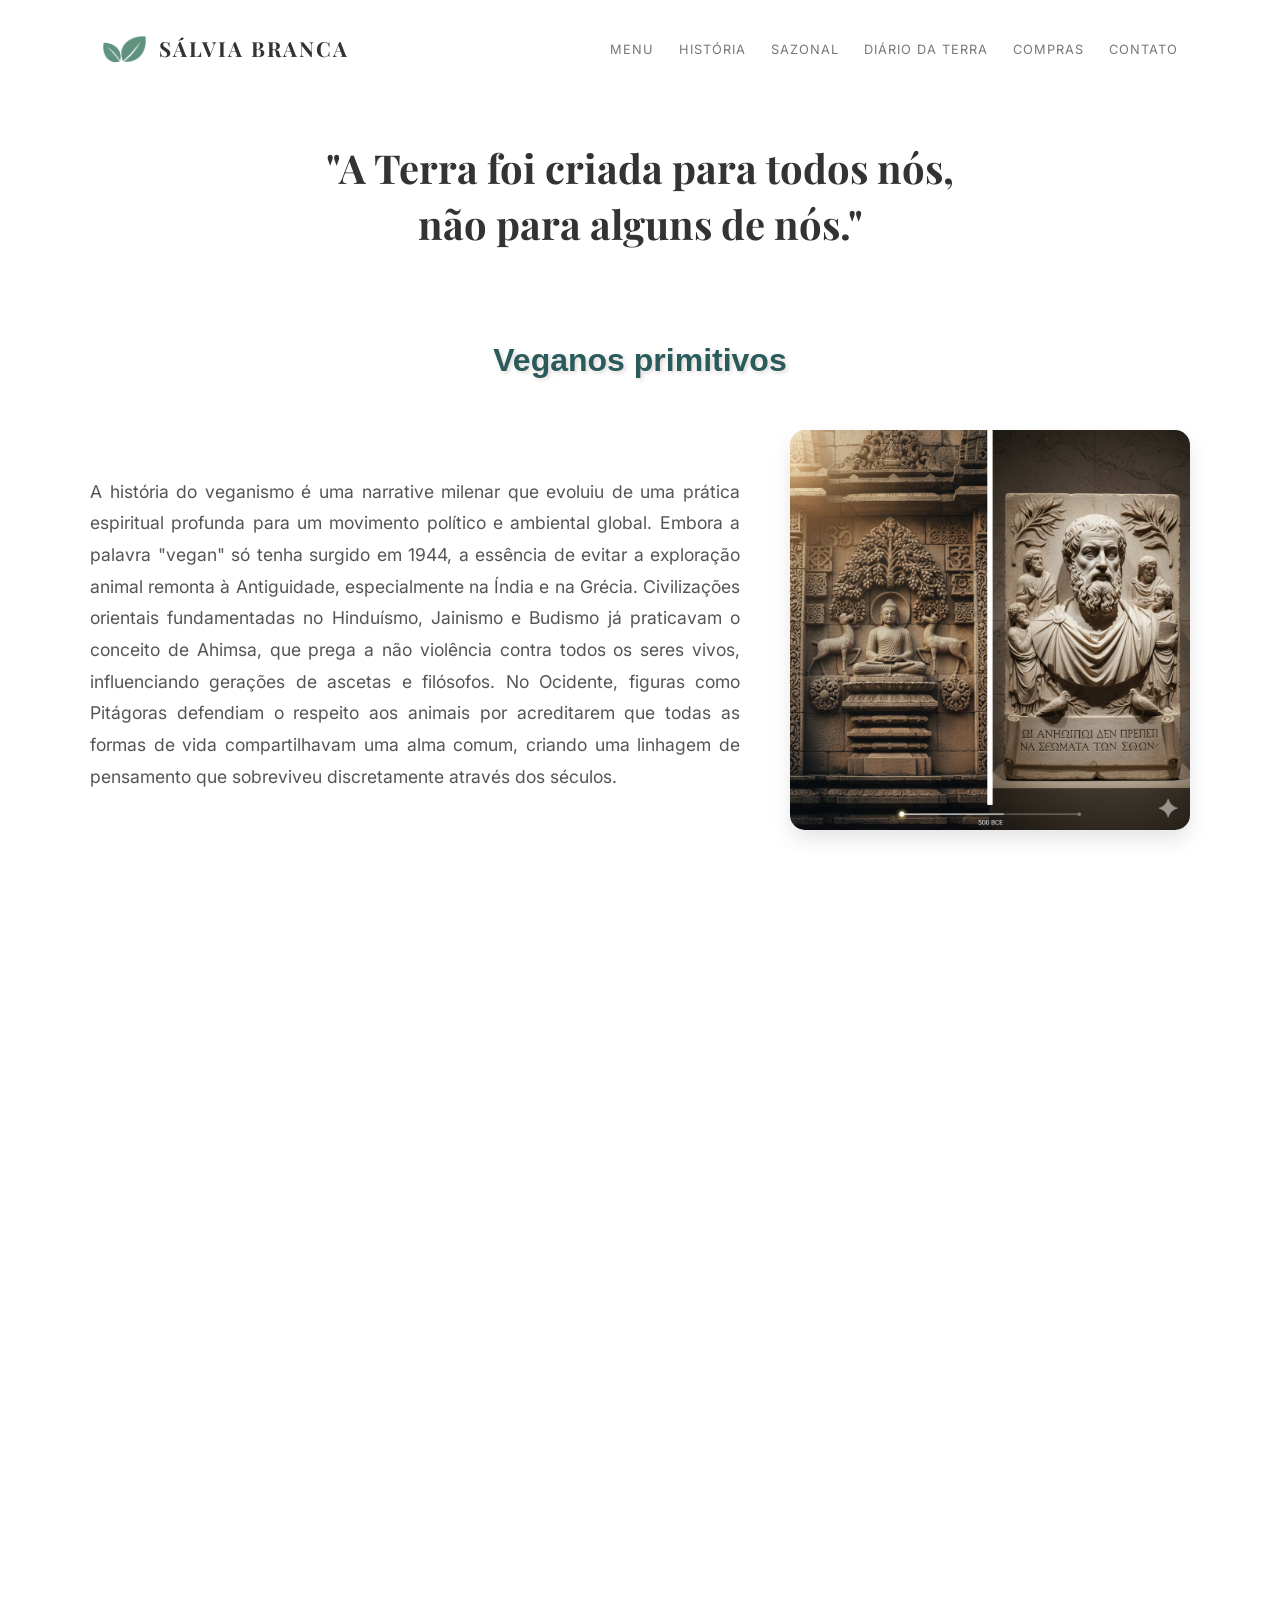
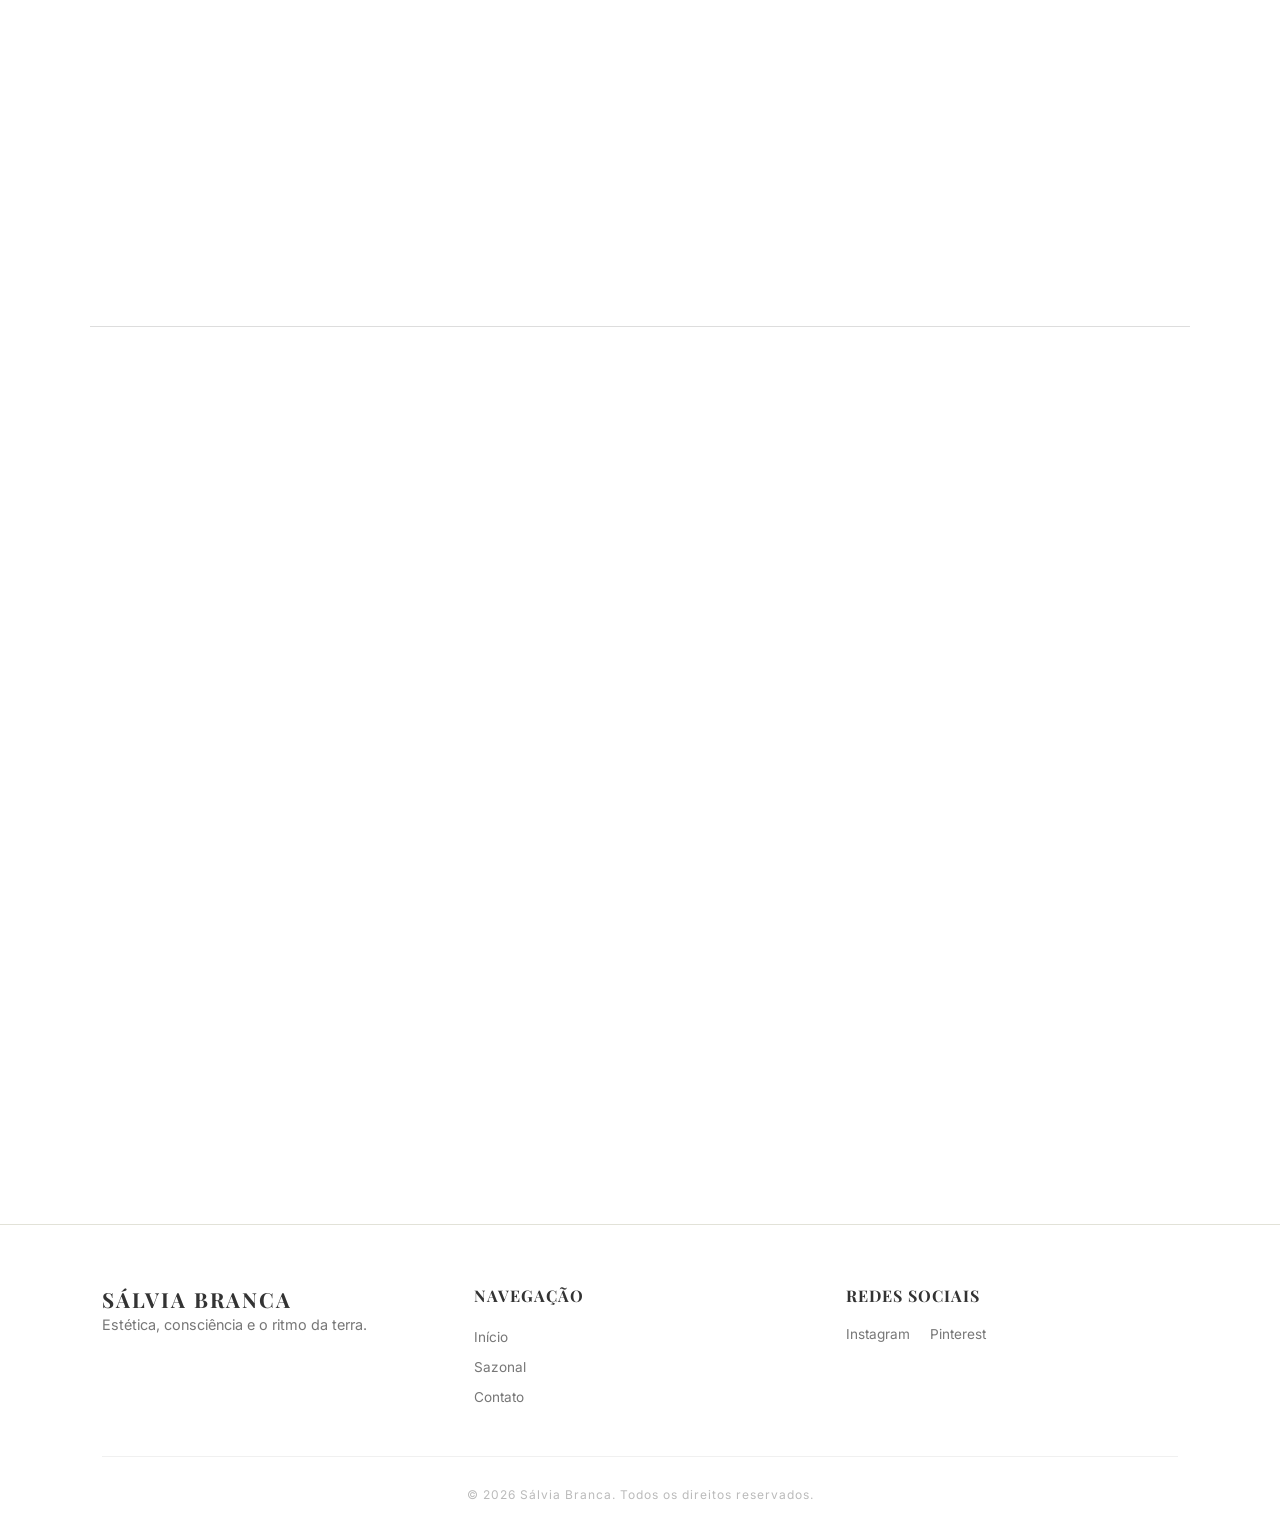
<file: sobre.html>
<!DOCTYPE html>
<html lang="pt-br">
<head>
    <meta charset="UTF-8">
    <meta name="viewport" content="width=device-width, initial-scale=1.0">
    <title>História | Sálvia Branca</title>  
    <link href="https://fonts.googleapis.com/css2?family=Playfair+Display:wght@400;700&family=Inter:wght@300;400&display=swap" rel="stylesheet"> 
    <link rel="stylesheet" href="css/style.css">
</head>
<body class="fundo">

    <header id="main-header">
            <a href="index.html" class="logo-link">
                <img src="img/logo 4.png" alt="Logo Sálvia Branca" class="logo-img">
                <span class="logo-text">SÁLVIA <span class="logo-light">BRANCA</span></span>
            </a>

            <button class="menu-toggle" id="mobile-menu">
                <span class="bar"></span>
                <span class="bar"></span>
                <span class="bar"></span>
            </button>

        <nav id="nav-menu">
            <ul>
                <li class="dropdown">
                    <a href="index.html" class="dropbtn">Menu</a>
                    <ul class="dropdown-content">
                        <li><a href="sobremim.html">Sobre mim</a></li>
                    </ul>
                </li>

                <li class="dropdown">
                    <a href="sobre.html" class="dropbtn">História</a>
                    <ul class="dropdown-content">
                        <li><a href="sobre.html#galeria">Galeria de Fotos</a></li>
                    </ul>
                </li>
                <li class="dropdown">
                    <a href="sazonal.html" class="dropbtn">Sazonal</a>
                    <ul class="dropdown-content">
                        <li><a href="sazonal.html#comida">Hortifruti da estação</a></li>
                        <li><a href="sazonal.html#receitas">Receitas da estação</a></li>
                    </ul>
                </li>
                <li><a href="diario.html">Diário da Terra</a></li>
                <li class="dropdown">
                    <a href="compras.html" class="dropbtn">Compras</a>
                    <ul class="dropdown-content">
                        <li><a href="compras.html#origem">Produtos alimenticios</a></li>
                        <li><a href="compras.html#estetica">Cosméticos</a></li>
                    </ul>
                </li>
                <li><a href="contato.html">Contato</a></li>
            </ul>
        </nav>
    </header>

   <main>
    <section class="sobre-section" style="padding: 100px 20px; max-width: 1200px; margin: 0 auto;">
        <div class="container-sobre"> 
            
            <h1 class="frase reveal" style="font-family: 'Playfair Display', serif; font-size: 2.5rem; line-height: 1.4; color: #333; margin-bottom: 80px; text-align: center;">
                "A Terra foi criada para todos nós, <br> não para alguns de nós."
            </h1>

            <h2 id="origem" class="reveal" style="text-align: center; margin-bottom: 40px;">Veganos primitivos</h2>

            <div class="conteudo-flex reveal" style="display: flex; align-items: center; gap: 50px; margin-bottom: 100px;">
                <div class="texto" style="flex: 1.5;">
                    <p style="font-size: 1.1rem; line-height: 1.8; color: #555; text-align: justify;">
                        A história do veganismo é uma narrative milenar que evoluiu de uma prática espiritual profunda para um movimento político e ambiental global. 
                        Embora a palavra "vegan" só tenha surgido em 1944, a essência de evitar a exploração animal remonta à Antiguidade, especialmente na Índia e na Grécia. 
                        Civilizações orientais fundamentadas no Hinduísmo, Jainismo e Budismo já praticavam o conceito de Ahimsa, que prega a não violência contra todos os seres vivos, influenciando gerações de ascetas e filósofos. 
                        No Ocidente, figuras como Pitágoras defendiam o respeito aos animais por acreditarem que todas as formas de vida compartilhavam uma alma comum, criando uma linhagem de pensamento que sobreviveu discretamente através dos séculos.
                    </p>
                </div>
                <div class="imagem-wrapper" style="flex: 1;">
                    <img src="img/historia/budismo.png" alt="Budismo" class="imagem-historia" style="width: 100%; border-radius: 15px; box-shadow: 0 10px 20px rgba(0,0,0,0.1);">
                </div>
            </div>

            <h2 class="reveal" style="text-align: center; margin-bottom: 40px;">O surgimento do veganismo moderno</h2>

            <div class="conteudo-flex reveal" style="display: flex; align-items: center; gap: 50px; margin-bottom: 100px; flex-direction: row-reverse;">
                <div class="texto" style="flex: 1.5;">
                    <p style="font-size: 1.1rem; line-height: 1.8; color: #555; text-align: justify;">
                        A grande virada ocorreu em meados do século XX, na Inglaterra, sob a liderança de Donald Watson. 
                        Professor e marceneiro de convicção ética profunda, Watson teve um despertar ainda na infância ao testemunhar o abate de um porco na fazenda de seu tio, o que o levou a questionar a origem de sua comida. 
                        Em 1944, ele e um pequeno grupo de dissidentes da Sociedade Vegetariana Britânica decidiram que era necessário criar uma distinção clara para aqueles que, além da carne, também não consumiam ovos, leite e derivados, 
                        produtos que Watson considerava provenientes de uma exploração tão cruel quanto a do abate. Ele cunhou o termo "vegan" utilizando as primeiras três e as duas últimas letras da palavra vegetarian, simbolizando que o veganismo 
                        era o início e a conclusão lógica do vegetarianismo. Ao fundar a The Vegan Society, Watson não apenas deu nome ao movimento, mas estabeleceu as bases de uma filosofia que busca excluir, na medida do possível e praticável, todas 
                        as formas de exploração animal, vivendo ele próprio de acordo com esses princípios até os 95 anos de idade.
                    </p>
                </div>
                <div class="imagem-donald" style="flex: 1;">
                    <img src="img/historia/donald.jpg" alt="Donald Watson" class="imagem-historia" style="width: 100%; border-radius: 15px; box-shadow: 0 10px 20px rgba(0,0,0,0.1);">
                </div>
            </div>

            <div class="texto-conclusao reveal" style="max-width: 900px; margin: 0 auto 100px;">
                <p style="font-size: 1.1rem; line-height: 1.8; color: #555; text-align: center;">
                   A partir dos anos 70, o movimento ganhou uma nova camada intelectual com a publicação de "Libertação Animal", 
                   de Peter Singer, que trouxe o debate sobre o especismo para dentro das universidades e da ética moderna. Com o passar 
                   das décadas, o foco se expandiu: o que antes era motivado quase exclusivamente pela compaixão individual, passou a ser 
                   visto como uma ferramenta crucial contra a crise climática e o desmatamento. Hoje, o veganismo atravessa a cultura pop, 
                   a alta tecnologia alimentícia e as políticas de sustentabilidade, deixando de ser um hábito de nicho para se consolidar 
                   como uma resposta coletiva aos desafios éticos e ambientais do século XXI.
                </p>
            </div>

            <section id="galeria" style="margin-top: 100px; padding-top: 80px; border-top: 1px solid #ddd; text-align: center;">
                <h2 class="reveal" style="margin-bottom: 40px;">Galeria de Fotos</h2>
                
                <div class="grid-fotos" style="display: grid; grid-template-columns: repeat(auto-fit, minmax(300px, 1fr)); gap: 20px;">
                    <img src="img/historia/galeria 1.jpg" class="efeito-levantar reveal" alt="Foto 1" style="width: 100%; height: 300px; object-fit: cover; border-radius: 10px;">
                    <img src="img/historia/galeria 2.jpg" class="efeito-levantar reveal" alt="Foto 2" style="width: 100%; height: 300px; object-fit: cover; border-radius: 10px;">
                    <img src="img/historia/galeria 3.jpg" class="efeito-levantar reveal" alt="Foto 3" style="width: 100%; height: 300px; object-fit: cover; border-radius: 10px;">
                    <img src="img/historia/galeria 04.jpg" class="efeito-levantar reveal" alt="Foto 4" style="width: 100%; height: 300px; object-fit: cover; border-radius: 10px;">
                    <img src="img/historia/galeria 05.jpeg" class="efeito-levantar reveal" alt="Foto 5" style="width: 100%; height: 300px; object-fit: cover; border-radius: 10px;">
                    <img src="img/historia/galeria 06.jpeg" class="efeito-levantar reveal" alt="Foto 6" style="width: 100%; height: 300px; object-fit: cover; border-radius: 10px;">
                </div>
            </section>
        </div>
    </section>
</main>

    <footer>
    <div class="footer-container">
        <div class="footer-section">
            <span class="logo-text">SÁLVIA BRANCA</span>
            <p>Estética, consciência e o ritmo da terra.</p>
        </div>
        
        <div class="footer-section">
            <h4>Navegação</h4>
            <ul>
                <li><a href="index.html">Início</a></li>
                <li><a href="sazonal.html">Sazonal</a></li>
                <li><a href="contato.html">Contato</a></li>
            </ul>
        </div>

        <div class="footer-section">
            <h4>Redes Sociais</h4>
            <div class="social-links">
                <a href="#">Instagram</a>
                <a href="#">Pinterest</a>
            </div>
        </div>
    </div>
    
    <div class="footer-bottom">
        <p>&copy; 2026 Sálvia Branca. Todos os direitos reservados.</p>
    </div>
</footer>

    <script src="js/script.js"></script>
</body>
</html>
</file>
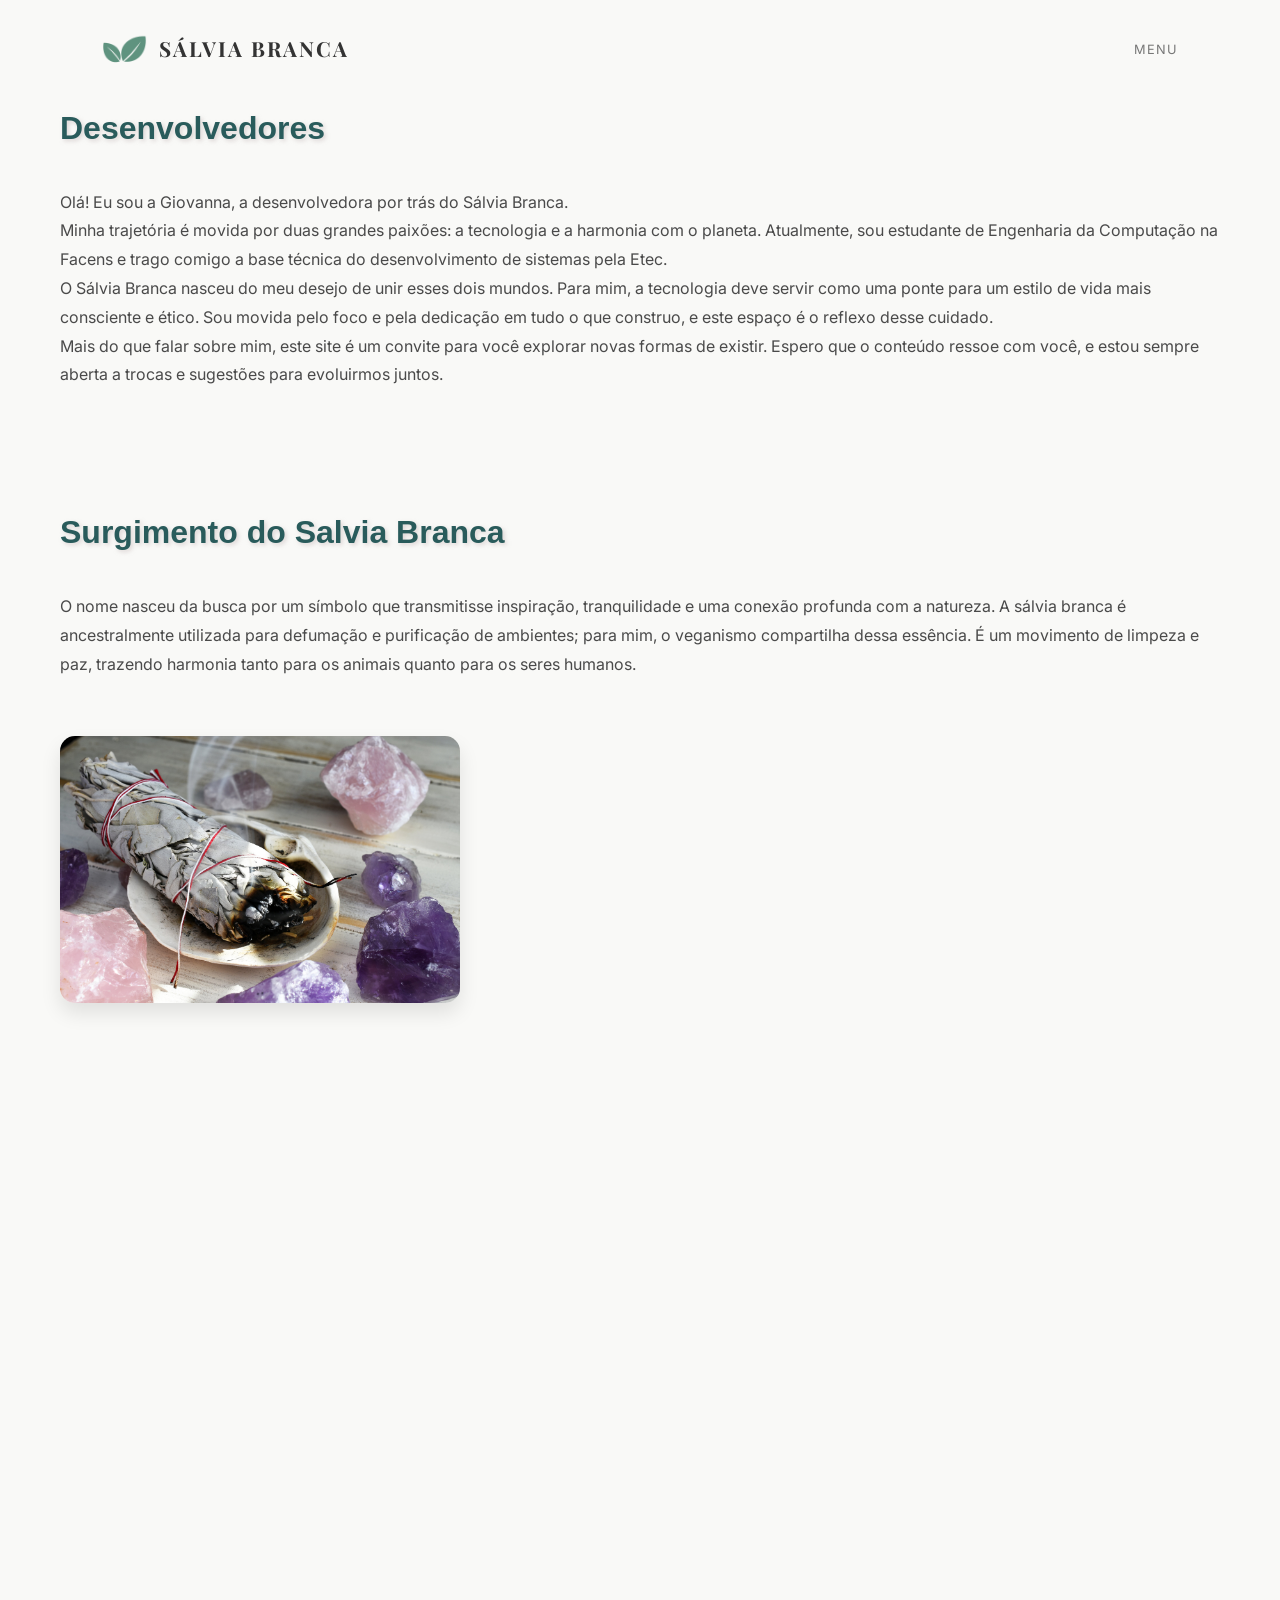
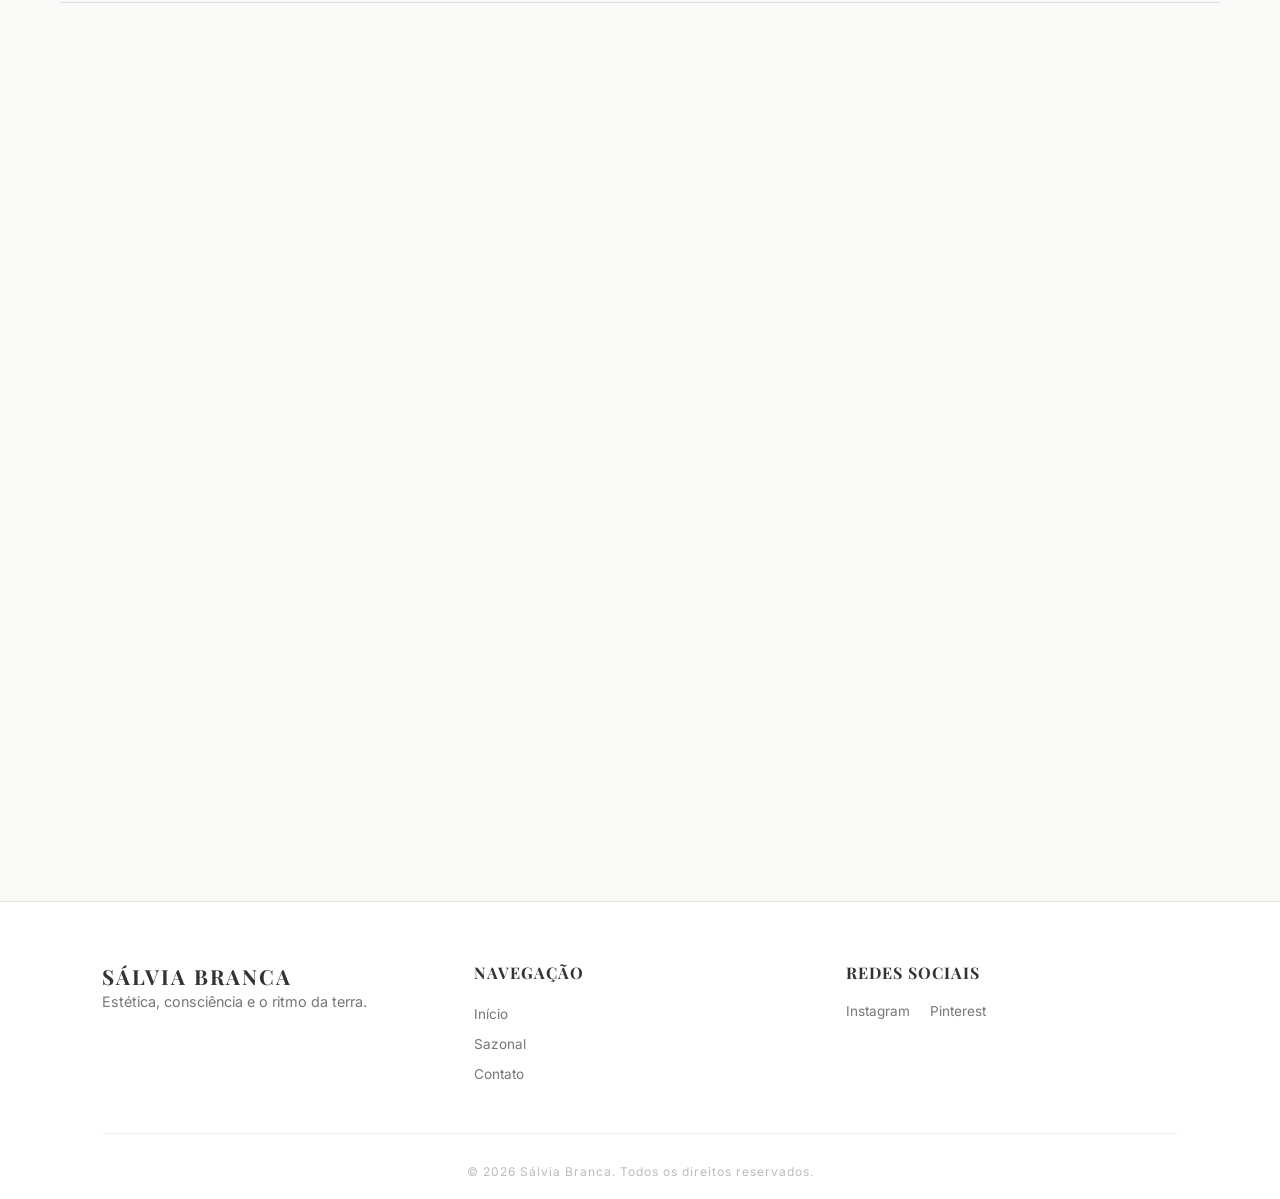
<file: sobremim.html>
<!DOCTYPE html>
<html lang="pt-br">
<head>
    <meta charset="UTF-8">
    <meta name="viewport" content="width=device-width, initial-scale=1.0">
    <title>Sálvia Branca | Minimalista</title>
    
    <link href="https://fonts.googleapis.com/css2?family=Playfair+Display:wght@400;700&family=Inter:wght@300;400&display=swap" rel="stylesheet">
    
    <link rel="stylesheet" href="css/style.css">
</head>
<body>

    <header id="main-header">
        <a href="index.html" class="logo-link">
            <img src="img/logo 4.png" alt="Logo Terra Vegan" class="logo-img">
            <span class="logo-text">SÁLVIA BRANCA</span>
        </a>
         <nav>
            <ul>
                <li class="dropdown">
                    <a href="index.html" class="dropbtn">Menu</a>
                </li>
            </ul>
        </nav>
    </header>
    
         
<main>
    <section class="sobre-section" style="padding: 100px 20px; max-width: 1200px; margin: 0 auto;">
        <h2 id="comida" class="reveal" style="margin-bottom: 30px;">Desenvolvedores</h2>
        <p class="section-description reveal">Olá! Eu sou a Giovanna, a desenvolvedora por trás do Sálvia Branca.</p>
        <p class="section-description reveal">Minha trajetória é movida por duas grandes paixões: a tecnologia e a harmonia com o planeta. Atualmente, sou estudante de Engenharia da Computação na Facens e trago comigo a base técnica do desenvolvimento de sistemas pela Etec.</p>
        <p class="section-description reveal">O Sálvia Branca nasceu do meu desejo de unir esses dois mundos. Para mim, a tecnologia deve servir como uma ponte para um estilo de vida mais consciente e ético. Sou movida pelo foco e pela dedicação em tudo o que construo, e este espaço é o reflexo desse cuidado.</p>
        <p class="section-description reveal">Mais do que falar sobre mim, este site é um convite para você explorar novas formas de existir. Espero que o conteúdo ressoe com você, e estou sempre aberta a trocas e sugestões para evoluirmos juntos.</p>
    <br><br><br><br>
    
        <h2 id="comida" class="sobre-section reveal" style="margin-bottom: 30px;">Surgimento do Salvia Branca</h2>
        <p class="section-description reveal">O nome nasceu da busca por um símbolo que transmitisse inspiração, tranquilidade e uma conexão profunda com a natureza. 
            A sálvia branca é ancestralmente utilizada para defumação e purificação de ambientes; para mim, o veganismo compartilha dessa essência. 
            É um movimento de limpeza e paz, trazendo harmonia tanto para os animais quanto para os seres humanos.
        </p>
        <br><br>
        <div class="imagem-wrapper reveals" style="flex: 1;">
            <img src="img/salvia.jpeg" alt="Sálvia Branca"style="width: 100%; border-radius: 15px; box-shadow: 0 10px 20px rgba(0,0,0,0.1);">
        </div>
        <br><br><br><br>

        <h2 id="comida" class="sobre-section reveal" style="margin-bottom: 30px;">A Jornada Técnica: O Resgate de uma Essência</h2>
            <p class="section-description reveal">O <strong>Sálvia Branca</strong> não é apenas um site, mas o florescimento de um projeto que plantei no meu primeiro ano de ensino médio técnico. Aquele primeiro site, simples e básico, foi meu despertar para o mundo da programação.</p>
            <p class="section-description reveal">Hoje, como estudante de Engenharia de Computação, decidi revisitar essa ideia. Meu objetivo não era criar algo excessivamente complexo ou sobrecarregado de elementos modernos, mas sim honrar a essência minimalista daquele primeiro contato com o código, elevando-a com a técnica e a visão estética que desenvolvi ao longo do tempo.</p>
            <p class="section-description reveal">Este espaço é o reflexo da minha evolução: um design que respira, funcionalidade com propósito e o compromisso de mostrar que a tecnologia, quando feita com dedicação, pode ser uma ferramenta poderosa para a empatia e o cuidado com o planeta.</p>
        <br><br>

        <p class="text reveal">Irei deixar algumas fotos para visualização sobre o site que usei de inspiração.</p>

        <section id="galeria" style="margin-top: 100px; padding-top: 80px; border-top: 1px solid #ddd; text-align: center;">
                <h2 class="reveal" style="margin-bottom: 40px;">Galeria de Fotos - Projeto vegano 2022</h2>
                
                <div class="grid-fotos" style="display: grid; grid-template-columns: repeat(auto-fit, minmax(300px, 1fr)); gap: 20px;">
                    <img src="img/vegano 2022/index.png" class="efeito-levantar reveal" alt="Foto 1" style="width: 100%; height: 300px; object-fit: cover; border-radius: 10px;">
                    <img src="img/vegano 2022/compras.png" class="efeito-levantar reveal" alt="Foto 2" style="width: 100%; height: 300px; object-fit: cover; border-radius: 10px;">
                    <img src="img/vegano 2022/historia.png" class="efeito-levantar reveal" alt="Foto 3" style="width: 100%; height: 300px; object-fit: cover; border-radius: 10px;">
                    <img src="img/vegano 2022/cosmeticos.png" class="efeito-levantar reveal" alt="Foto 4" style="width: 100%; height: 300px; object-fit: cover; border-radius: 10px;">
                    <img src="img/vegano 2022/cosmeticos2.png" class="efeito-levantar reveal" alt="Foto 5" style="width: 100%; height: 300px; object-fit: cover; border-radius: 10px;">
                    <img src="img/vegano 2022/vendidos.png" class="efeito-levantar reveal" alt="Foto 6" style="width: 100%; height: 300px; object-fit: cover; border-radius: 10px;">
                </div>
            </section>
    
    
    
    
    
    
    
    
    
    </section>
</main>

    <footer>
    <div class="footer-container">
        <div class="footer-section">
            <span class="logo-text">SÁLVIA BRANCA</span>
            <p>Estética, consciência e o ritmo da terra.</p>
        </div>
        
        <div class="footer-section">
            <h4>Navegação</h4>
            <ul>
                <li><a href="index.html">Início</a></li>
                <li><a href="sazonal.html">Sazonal</a></li>
                <li><a href="contato.html">Contato</a></li>
            </ul>
        </div>

        <div class="footer-section">
            <h4>Redes Sociais</h4>
            <div class="social-links">
                <a href="#">Instagram</a>
                <a href="#">Pinterest</a>
            </div>
        </div>
    </div>
    
    <div class="footer-bottom">
        <p>&copy; 2026 Sálvia Branca. Todos os direitos reservados.</p>
    </div>
</footer>

      <script src="js/script.js"></script>
</body>
</html>
</file>
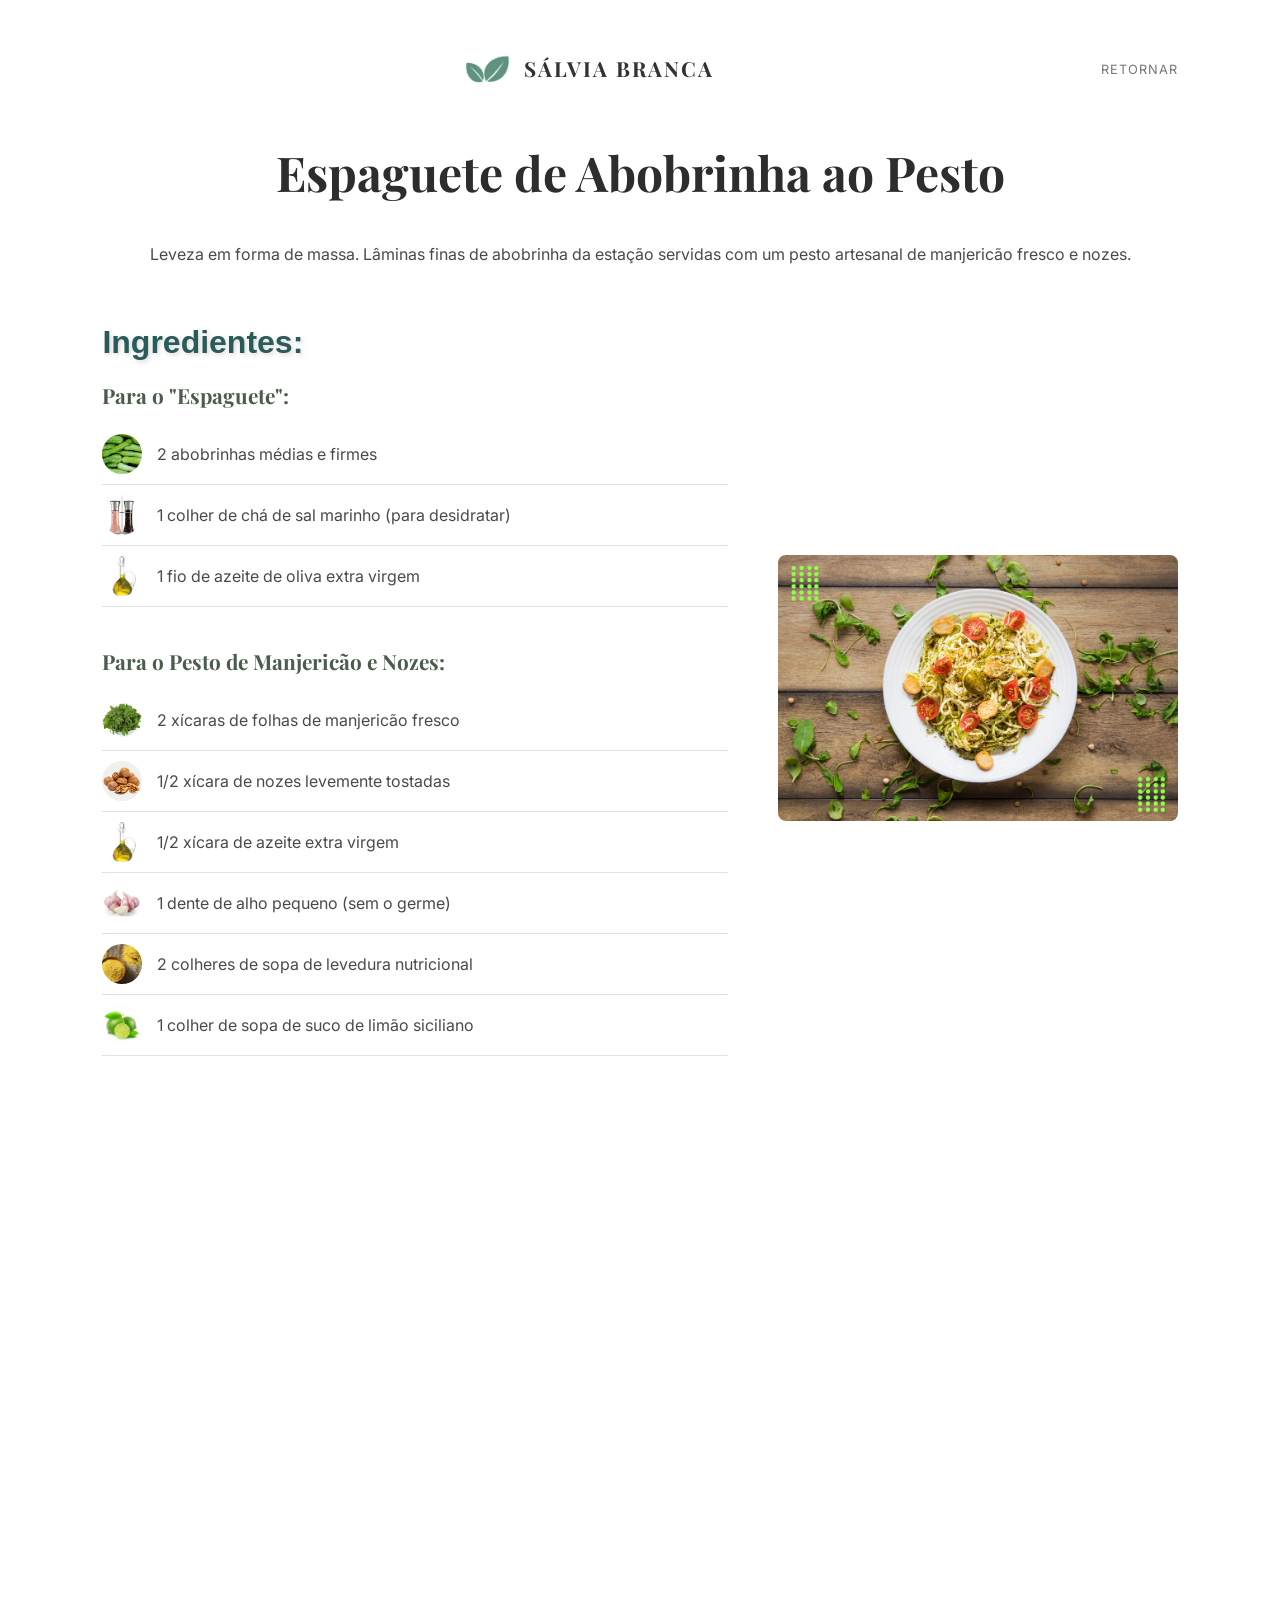
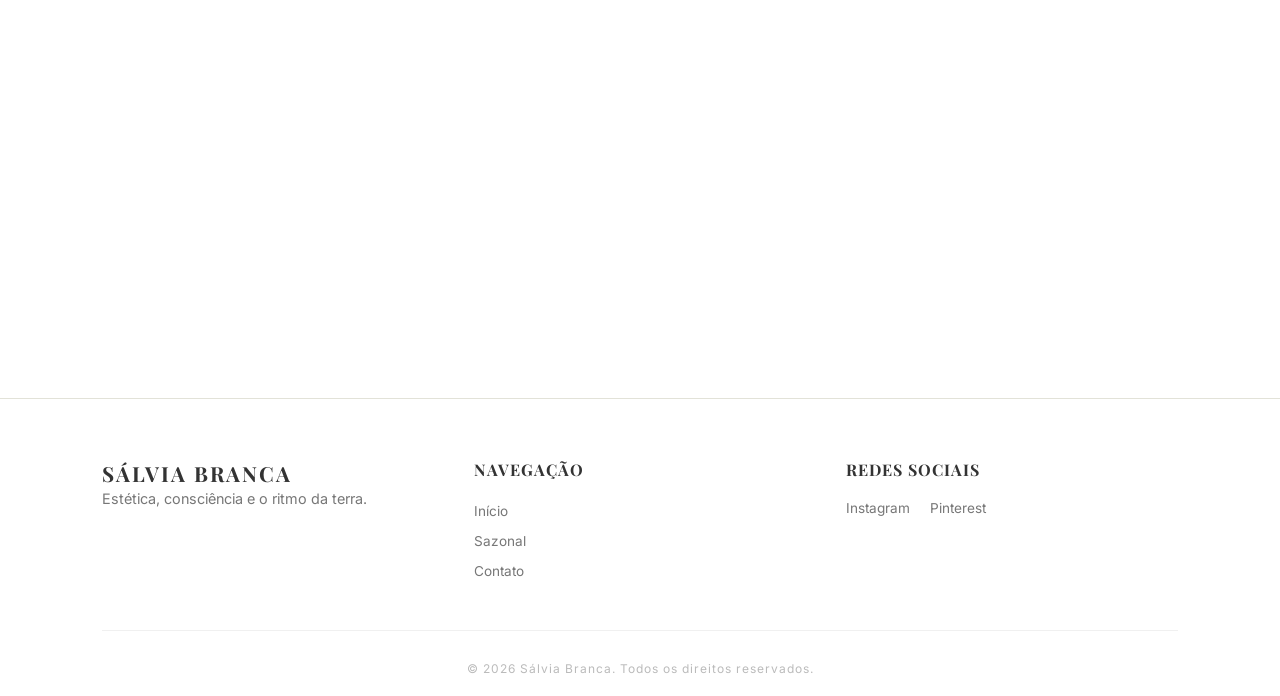
<file: receitas/espaguete.html>
<!DOCTYPE html>
<html lang="pt-br">
<head>
    <meta charset="UTF-8">
    <meta name="viewport" content="width=device-width, initial-scale=1.0">
    <title>Sálvia Branca | Espaguete de Abobrinha ao Pesto</title>
    
    <link href="https://fonts.googleapis.com/css2?family=Playfair+Display:wght@400;700&family=Inter:wght@300;400;700&display=swap" rel="stylesheet">
    
    <link rel="stylesheet" href="../css/style.css">
</head>
<body>

    <header id="main-header" class="fundo">
        <a href="../index.html" class="logo-link receita-logo">
            <img src="../img/logo 4.png" alt="Logo Terra Vegan" class="logo-img">
            <span class="logo-text">SÁLVIA BRANCA</span>
        </a>
        <nav>
            <ul>
                <li><a href="../sazonal.html#receitas">Retornar</a></li>
            </ul>
        </nav>
    </header>

    <main>
        <section class="hero reveal"> 
            <div class="container-sobre">
                
                <h1 class="reveal">Espaguete de Abobrinha ao Pesto</h1>
                <p class="frase reveal">Leveza em forma de massa. Lâminas finas de abobrinha da estação servidas com um pesto artesanal de manjericão fresco e nozes.</p>

                <div class="conteudo-flex receita-corpo">
                    
                    <div class="texto reveal">
                        <h2>Ingredientes:</h2>
                        <br>
                        <h3 style="font-family: 'Playfair Display', serif; font-size: 1.3rem; margin-bottom: 15px; color: #4a5d4a;">Para o "Espaguete":</h3>
                        <ul class="lista-ingredientes">
                            <li>
                                <img src="../img/receitas/ingredientes/abobrinha.jpg" alt="Abobrinha" class="ingrediente-img">
                                <span>2 abobrinhas médias e firmes</span>
                            </li>
                            <li>
                                <img src="../img/receitas/ingredientes/sal.jpg" alt="Sal Marinho" class="ingrediente-img">
                                <span>1 colher de chá de sal marinho (para desidratar)</span>
                            </li>
                            <li>
                                <img src="../img/receitas/ingredientes/azeite.jpg" alt="Azeite de Oliva" class="ingrediente-img">
                                <span>1 fio de azeite de oliva extra virgem</span>
                            </li>
                        </ul>

                        <br><br>
                        <h3 style="font-family: 'Playfair Display', serif; font-size: 1.3rem; margin-bottom: 15px; color: #4a5d4a;">Para o Pesto de Manjericão e Nozes:</h3>
                        <ul class="lista-ingredientes">
                            <li>
                                <img src="../img/receitas/ingredientes/manjericao.jpg" alt="Manjericão" class="ingrediente-img">
                                <span>2 xícaras de folhas de manjericão fresco</span>
                            </li>
                            <li>
                                <img src="../img/receitas/ingredientes/nozes.png" alt="Nozes" class="ingrediente-img">
                                <span>1/2 xícara de nozes levemente tostadas</span>
                            </li>
                            <li>
                                <img src="../img/receitas/ingredientes/azeite.jpg" alt="Azeite de Oliva" class="ingrediente-img">
                                <span>1/2 xícara de azeite extra virgem</span>
                            </li>
                            <li>
                                <img src="../img/receitas/ingredientes/alho.jpg" alt="Alho" class="ingrediente-img">
                                <span>1 dente de alho pequeno (sem o germe)</span>
                            </li>
                            <li>
                                <img src="../img/receitas/ingredientes/levedura.jpg" alt="Levedura Nutricional" class="ingrediente-img">
                                <span>2 colheres de sopa de levedura nutricional</span>
                            </li>
                            <li>
                                <img src="../img/receitas/ingredientes/limao.jpg" alt="Limão" class="ingrediente-img">
                                <span>1 colher de sopa de suco de limão siciliano</span>
                            </li>
                        </ul>
                    </div>

                    <div class="imagem-wrapper reveal">
                        <img src="../img/receitas/espaguete.png" alt="Espaguete de Abobrinha" class="imagem-historia efeito-levantar">
                    </div>

                </div>

                <div class="instrucoes-container reveal">
                    <h2>Modo de Preparo</h2>
                    <br>
                    <div class="coluna-texto">
                        <h3 style="font-family: 'Playfair Display', serif; color: #4a5d4a; margin-bottom: 10px;">O Preparo da "Massa":</h3>
                        <ol class="lista-passos">
                            <li>Lave as abobrinhas e, com um espiralizador ou descascador, faça lâminas finas até chegar ao miolo com sementes.</li>
                            <li>Coloque em um escorredor com o sal por 10 minutos para liberar o excesso de umidade.</li>
                            <li>Enxágue rapidamente e seque muito bem com um pano de prato limpo — isso garante que o molho adira bem à abobrinha.</li>
                        </ol>

                        <br>
                        <h3 style="font-family: 'Playfair Display', serif; color: #4a5d4a; margin-bottom: 10px;">O Pesto Artesanal:</h3>
                        <ol class="lista-passos">
                            <li>No processador, pulse as nozes, o alho e a levedura até formar uma farofa grossa.</li>
                            <li>Adicione o manjericão e o limão. Vá vertendo o azeite em fio enquanto pulsa, até obter uma textura rústica e vibrante.</li>
                            <li>Tempere com sal e pimenta a gosto.</li>
                        </ol>

                        <br>
                        <h3 style="font-family: 'Playfair Display', serif; color: #4a5d4a; margin-bottom: 10px;">Montagem:</h3>
                        <ol class="lista-passos">
                            <li>Em uma frigideira larga com um fio de azeite bem quente, salteie a abobrinha por apenas 1 minuto (ela deve ficar <i>al dente</i>).</li>
                            <li>Desligue o fogo e adicione o pesto. O calor residual é suficiente para liberar os aromas sem cozinhar o manjericão.</li>
                            <li>Sirva imediatamente, decorando com nozes picadas e folhas frescas.</li>
                        </ol>
                    </div>
                </div>

            </div>
        </section>
    </main>

    <footer>
        <div class="footer-container">
            <div class="footer-section">
                <span class="logo-text">SÁLVIA BRANCA</span>
                <p>Estética, consciência e o ritmo da terra.</p>
            </div>
            
            <div class="footer-section">
                <h4>Navegação</h4>
                <ul>
                    <li><a href="../index.html">Início</a></li>
                    <li><a href="../sazonal.html">Sazonal</a></li>
                    <li><a href="../contato.html">Contato</a></li>
                </ul>
            </div>

            <div class="footer-section">
                <h4>Redes Sociais</h4>
                <div class="social-links">
                    <a href="#">Instagram</a>
                    <a href="#">Pinterest</a>
                </div>
            </div>
        </div>
        
        <div class="footer-bottom">
            <p>&copy; 2026 Sálvia Branca. Todos os direitos reservados.</p>
        </div>
    </footer>

    <script src="../js/script.js"></script>
</body>
</html>
</file>
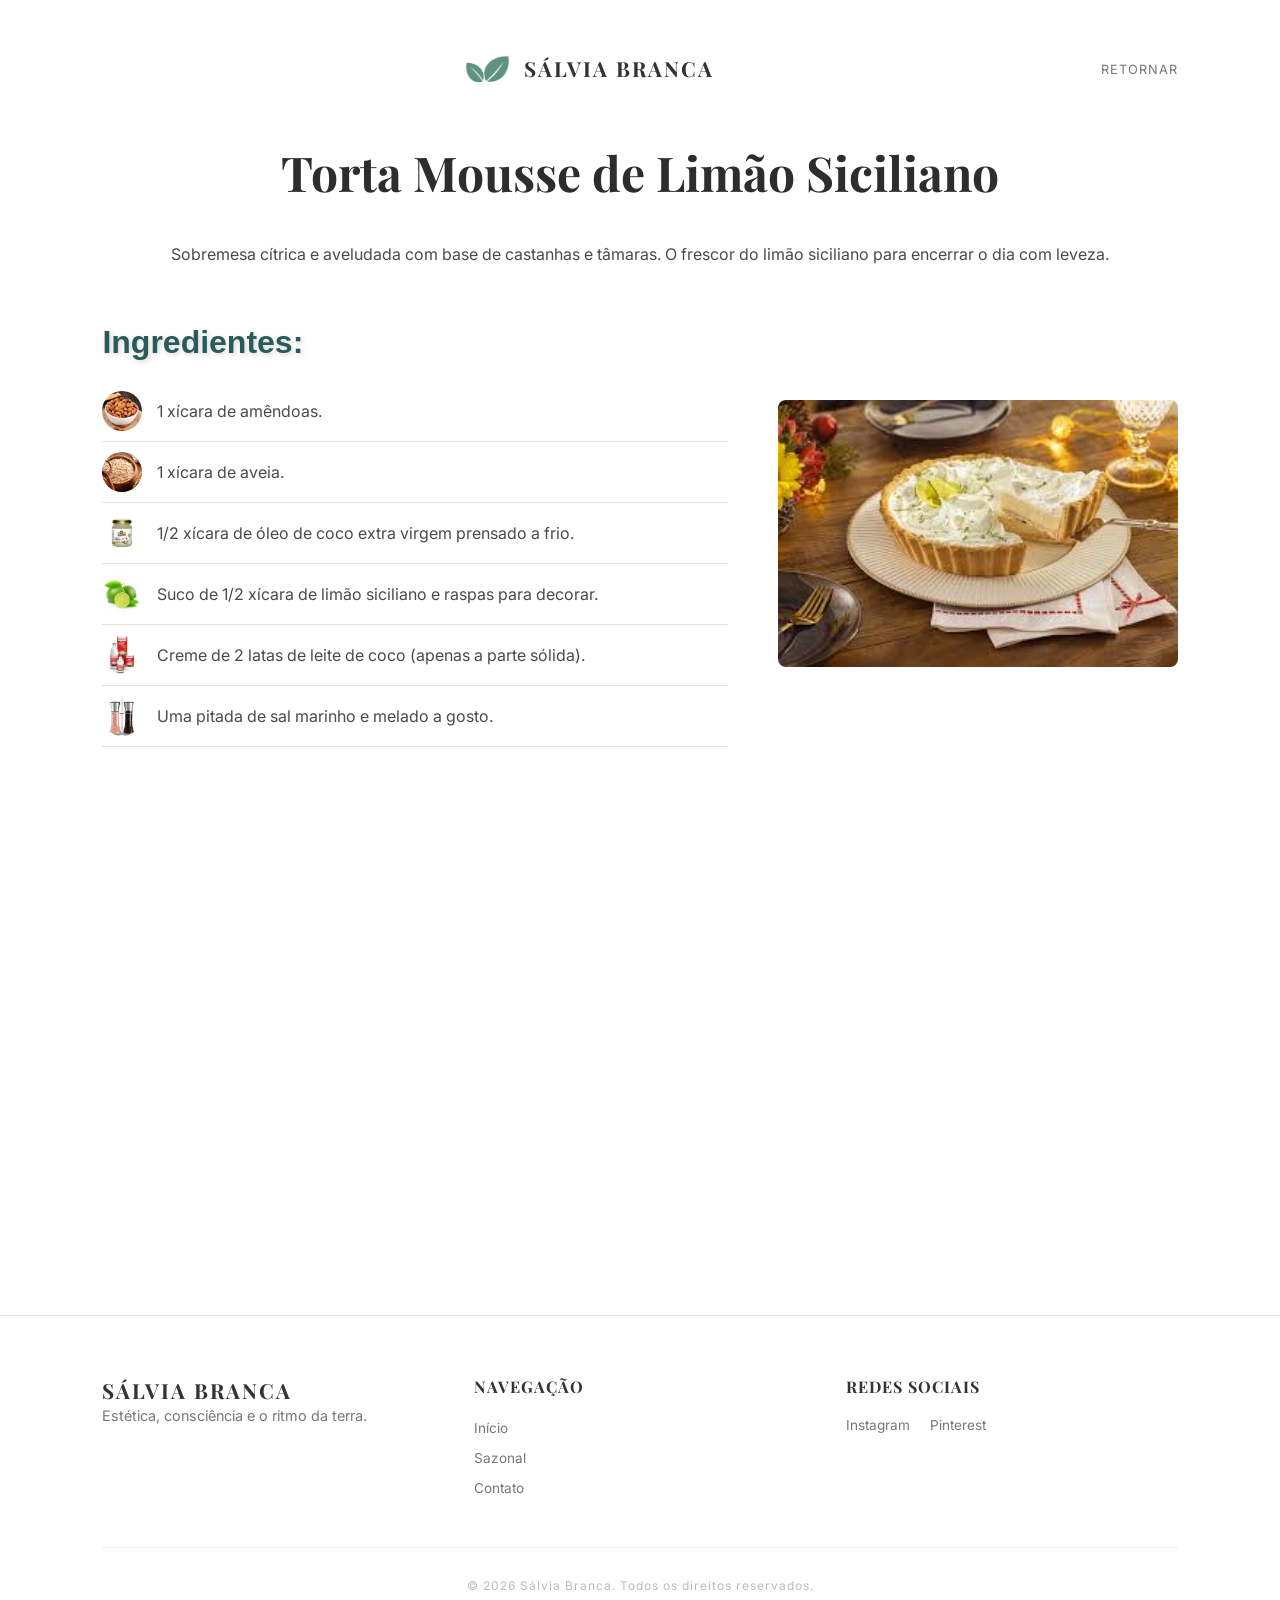
<file: receitas/mousse.html>
<!DOCTYPE html>
<html lang="pt-br">
<head>
    <meta charset="UTF-8">
    <meta name="viewport" content="width=device-width, initial-scale=1.0">
    <title>Sálvia Branca | Torta de Limão Vegana</title>
    
    <link href="https://fonts.googleapis.com/css2?family=Playfair+Display:wght@400;700&family=Inter:wght@300;400;700&display=swap" rel="stylesheet">
    
    <link rel="stylesheet" href="../css/style.css">
</head>
<body>

    <header id="main-header" class="fundo">
        <a href="../index.html" class="logo-link receita-logo">
            <img src="../img/logo 4.png" alt="Logo Terra Vegan" class="logo-img">
            <span class="logo-text">SÁLVIA BRANCA</span>
        </a>
        <nav>
            <ul>
                <li><a href="../sazonal.html#receitas">Retornar</a></li>
            </ul>
        </nav>
    </header>

    <main>
        <section class="hero reveal"> 
            <div class="container-sobre">
                
                <h1 class="reveal">Torta Mousse de Limão Siciliano</h1>
                <p class="frase reveal">Sobremesa cítrica e aveludada com base de castanhas e tâmaras. O frescor do limão siciliano para encerrar o dia com leveza.</p>

                <div class="conteudo-flex receita-corpo">
                    
                    <div class="texto reveal">
                        <h2>Ingredientes:</h2>
                        <br>
                        <ul class="lista-ingredientes">
                            <li>
                                <img src="../img/receitas/ingredientes/amendoas.jpg" alt="Amêndoas" class="ingrediente-img">
                                <span>1 xícara de amêndoas.</span>
                            </li>
                            <li>
                                <img src="../img/receitas/ingredientes/aveia.jpg" alt="Aveia" class="ingrediente-img">
                                <span>1 xícara de aveia.</span>
                            </li>
                            <li>
                                <img src="../img/receitas/ingredientes/oleo.jpg" alt="Óleo de Coco" class="ingrediente-img">
                                <span>1/2 xícara de óleo de coco extra virgem prensado a frio.</span>
                            </li>
                            <li>
                                <img src="../img/receitas/ingredientes/limao.jpg" alt="Limão Siciliano" class="ingrediente-img">
                                <span>Suco de 1/2 xícara de limão siciliano e raspas para decorar.</span>
                            </li>
                            <li>
                                <img src="../img/receitas/ingredientes/coco.jpg" alt="Leite de Coco" class="ingrediente-img">
                                <span>Creme de 2 latas de leite de coco (apenas a parte sólida).</span>
                            </li>
                            <li>
                                <img src="../img/receitas/ingredientes/sal.jpg" alt="Sal" class="ingrediente-img">
                                <span>Uma pitada de sal marinho e melado a gosto.</span>
                            </li>
                        </ul>
                    </div>

                    <div class="imagem-wrapper reveal">
                        <img src="../img/receitas/torta.jpg" alt="Torta Mousse de Limão Siciliano" class="imagem-historia efeito-levantar">
                    </div>

                </div>

                <div class="instrucoes-container reveal">
                    <h2>Modo de Preparo</h2>
                    <br>
                    <div class="coluna-texto">
                        <ol class="lista-passos">
                            <li><strong>Para a base:</strong> processe as amêndoas e aveia com óleo de coco e melado. Pressione em uma forma e asse por 15 min a 180°C até dourar.</li>
                            <li><strong>Para o recheio:</strong> bata o creme de leite de coco gelado (sem o soro) com o suco de limão e um toque de baunilha até ficar aerado.</li>
                            <li>Adicione o óleo de coco derretido à mistura e bata rapidamente para garantir que a mousse firme ao resfriar.</li>
                            <li>Despeje o creme sobre a base já fria e espalhe delicadamente com uma espátula para nivelar.</li>
                            <li>Leve à geladeira por no mínimo 6 horas. Finalize com raspas frescas de limão siciliano antes de servir para um aroma intenso.</li>      
                        </ol>
                    </div>
                </div>

            </div>
        </section>
    </main>

    <footer>
        <div class="footer-container">
            <div class="footer-section">
                <span class="logo-text">SÁLVIA BRANCA</span>
                <p>Estética, consciência e o ritmo da terra.</p>
            </div>
            
            <div class="footer-section">
                <h4>Navegação</h4>
                <ul>
                    <li><a href="../index.html">Início</a></li>
                    <li><a href="../sazonal.html">Sazonal</a></li>
                    <li><a href="../contato.html">Contato</a></li>
                </ul>
            </div>

            <div class="footer-section">
                <h4>Redes Sociais</h4>
                <div class="social-links">
                    <a href="#">Instagram</a>
                    <a href="#">Pinterest</a>
                </div>
            </div>
        </div>
        
        <div class="footer-bottom">
            <p>&copy; 2026 Sálvia Branca. Todos os direitos reservados.</p>
        </div>
    </footer>

    <script src="../js/script.js"></script>
</body>
</html>
</file>
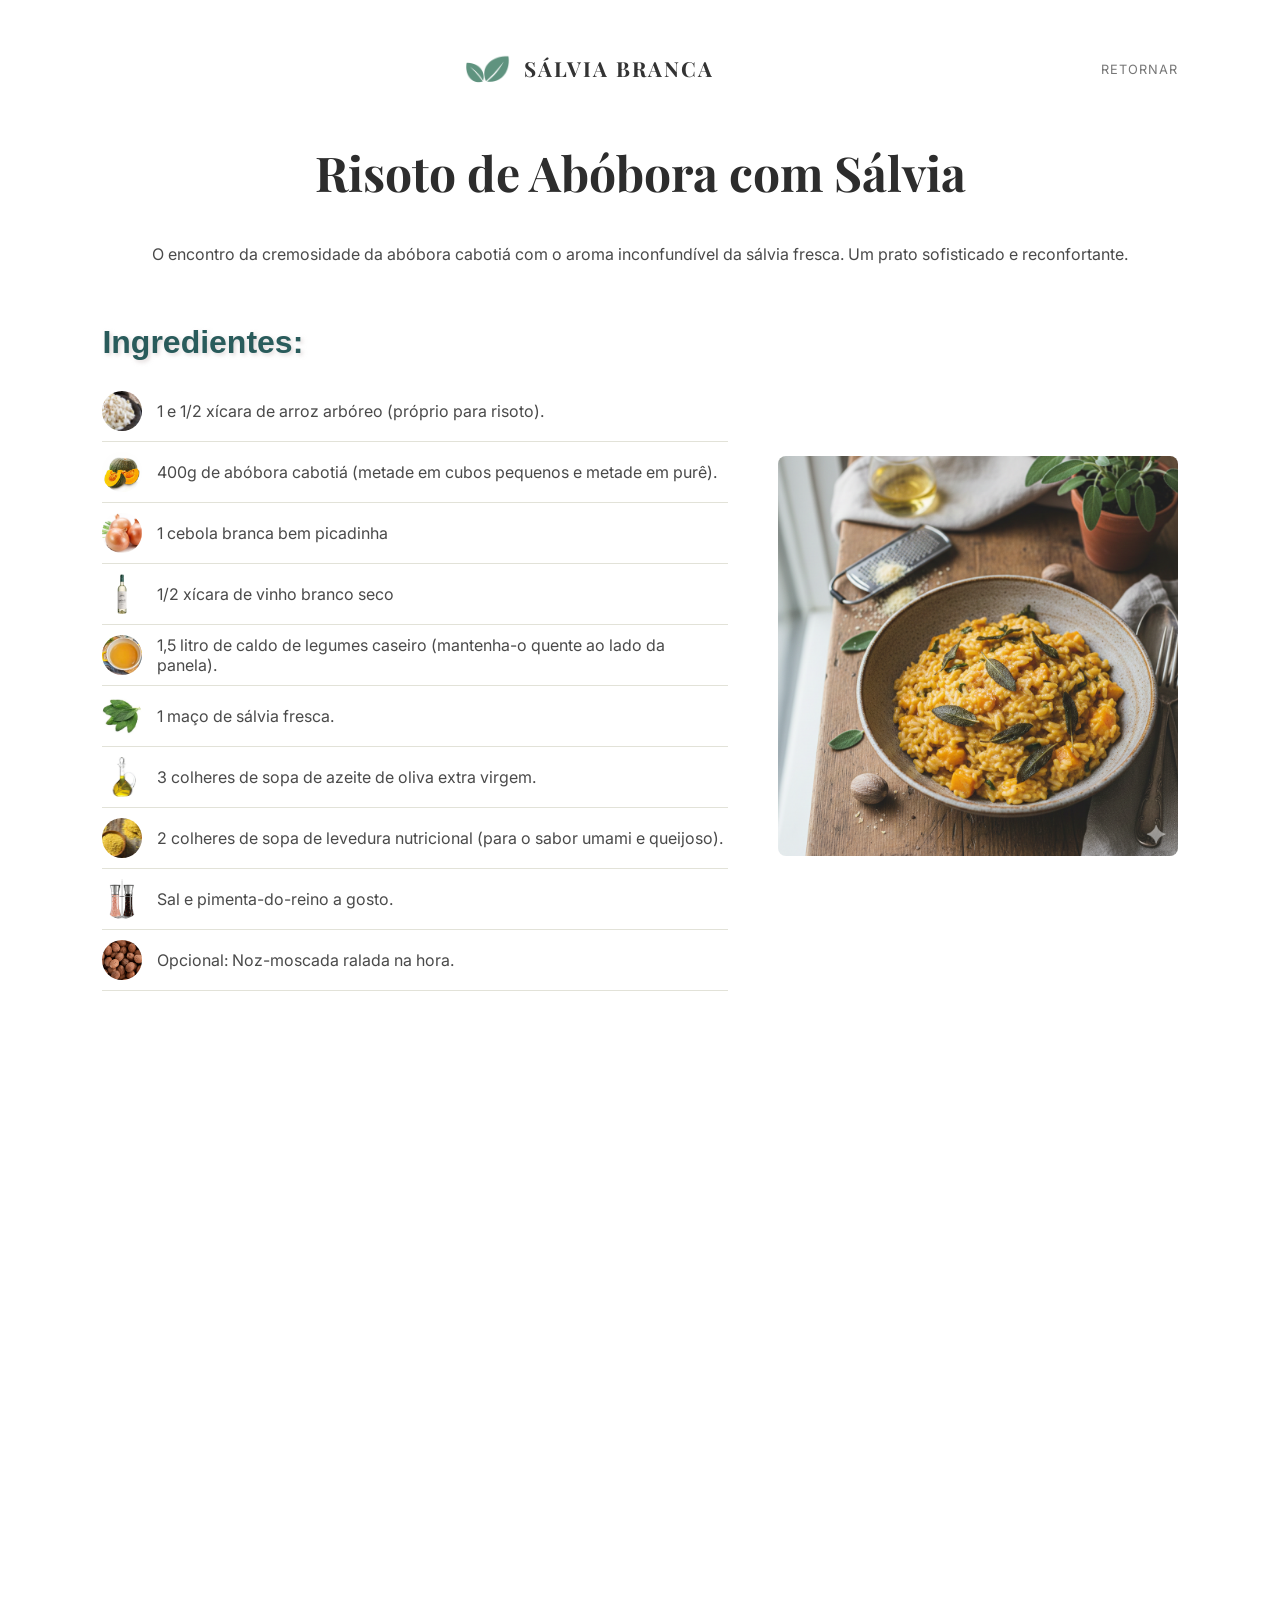
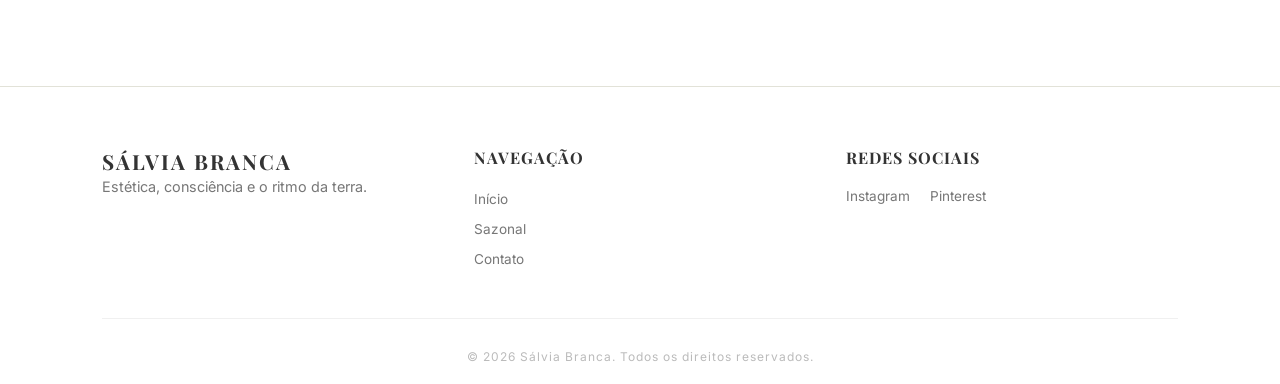
<file: receitas/risoto.html>
<!DOCTYPE html>
<html lang="pt-br">
<head>
    <meta charset="UTF-8">
    <meta name="viewport" content="width=device-width, initial-scale=1.0">
    <title>Sálvia Branca | Receita Ceviche</title>
    
    <link href="https://fonts.googleapis.com/css2?family=Playfair+Display:wght@400;700&family=Inter:wght@300;400;700&display=swap" rel="stylesheet">
    
    <link rel="stylesheet" href="../css/style.css">
</head>
<body>

    <header id="main-header" class="fundo">
        <a href="../index.html" class="logo-link receita-logo">
            <img src="../img/logo 4.png" alt="Logo Terra Vegan" class="logo-img">
            <span class="logo-text">SÁLVIA BRANCA</span>
        </a>
        <nav>
            <ul>
                <li><a href="../sazonal.html#receitas">Retornar</a></li>
            </ul>
        </nav>
    </header>

    <main>
        <section class="hero reveal"> 
            <div class="container-sobre">
                
                <h1 class="reveal">Risoto de Abóbora com Sálvia</h1>
                <p class="frase reveal"> O encontro da cremosidade da abóbora cabotiá com o aroma inconfundível da sálvia fresca. Um prato sofisticado e reconfortante.</p>

                <div class="conteudo-flex receita-corpo">
                    
                    <div class="texto reveal">
                        <h2>Ingredientes:</h2>
                        <br>
                        <ul class="lista-ingredientes">
                            <li>
                                <img src="../img/receitas/ingredientes/arroz.jpg" alt="Arroz Arbóreo" class="ingrediente-img">
                                <span>1 e 1/2 xícara de arroz arbóreo (próprio para risoto).</span>
                            </li>
                            <li>
                                <img src="../img/receitas/ingredientes/abobora.jpg" alt="Abóbora Cabotiá" class="ingrediente-img">
                                <span>400g de abóbora cabotiá (metade em cubos pequenos e metade em purê).</span>
                            </li>
                            <li>
                                <img src="../img/receitas/ingredientes/cebola_branca.jpg" alt="Cebola Branca" class="ingrediente-img">
                                <span>1 cebola branca bem picadinha</span>
                            </li>
                            <li>
                                <img src="../img/receitas/ingredientes/vinho.jpg" alt="Vinho branco seco" class="ingrediente-img">
                                <span>1/2 xícara de vinho branco seco</span>
                            </li>
                            <li>
                                <img src="../img/receitas/ingredientes/caldo.jpg" alt="Caldo de Legumes" class="ingrediente-img">
                                <span>1,5 litro de caldo de legumes caseiro (mantenha-o quente ao lado da panela).</span>
                            </li>
                            <li>
                                <img src="../img/receitas/ingredientes/salvia.jpg" alt="Sálvia Fresca" class="ingrediente-img">
                                <span>1 maço de sálvia fresca.</span>
                            </li>
                            <li>
                                <img src="../img/receitas/ingredientes/azeite.jpg" alt="Azeite de Oliva" class="ingrediente-img">
                                <span>3 colheres de sopa de azeite de oliva extra virgem.</span>
                            </li>
                            <li>
                                <img src="../img/receitas/ingredientes/levedura.jpg" alt="Levedura Nutricional" class="ingrediente-img">
                                <span>2 colheres de sopa de levedura nutricional (para o sabor umami e queijoso).</span>
                            </li>
                            <li>
                                <img src="../img/receitas/ingredientes/sal.jpg" alt="Sal e Pimenta-do-reino" class="ingrediente-img">
                                <span>Sal e pimenta-do-reino a gosto.</span>
                            </li>
                            <li>
                                <img src="../img/receitas/ingredientes/noz.png" alt="Noz-moscada ralada" class="ingrediente-img">
                                <span>Opcional: Noz-moscada ralada na hora.</span>
                            </li>
                        </ul>
                    </div>

                    <div class="imagem-wrapper reveal">
                        <img src="../img/receitas/risoto.png" alt="Risoto de Sálvia" class="imagem-historia efeito-levantar">
                    </div>

                </div>

                <div class="instrucoes-container reveal">
                    <h2>Modo de Preparo</h2>
                    <br>
                    <div class="coluna-texto">
                        <ol class="lista-passos">
                            <li>Asse os cubos de abóbora com um fio de azeite e sal até ficarem macios. Amasse metade para formar um purê rústico e reserve a outra metade em cubos inteiros para dar textura ao prato final.</li>
                            <li>Em uma frigideira pequena, aqueça um pouco de azeite e frite rapidamente algumas folhas de sálvia até ficarem crocantes. Reserve sobre papel toalha. Esse será o seu topping principal.</li>
                            <li>Refogue a cebola no azeite até ficar translúcida. Adicione o arroz e "toste" levemente por 2 minutos. Despeje o vinho branco e mexa até evaporar completamente.</li>
                            <li>Adicione o caldo de legumes quente, uma concha por vez, mexendo sempre. O segredo da cremosidade vegana é o movimento constante, que libera o amido do arroz. Na metade do cozimento, incorpore o purê de abóbora.</li>
                            <li>Quando o arroz estiver al dente, desligue o fogo. Adicione os cubos de abóbora assados, a levedura nutricional, um fio generoso de azeite e sálvia fresca picada. Tampe a panela por 2 minutos para os sabores descansarem.</li>                     
                        </ol>
                    </div>
                </div>

            </div>
        </section>
    </main>

    <footer>
        <div class="footer-container">
            <div class="footer-section">
                <span class="logo-text">SÁLVIA BRANCA</span>
                <p>Estética, consciência e o ritmo da terra.</p>
            </div>
            
            <div class="footer-section">
                <h4>Navegação</h4>
                <ul>
                    <li><a href="../index.html">Início</a></li>
                    <li><a href="../sazonal.html">Sazonal</a></li>
                    <li><a href="../contato.html">Contato</a></li>
                </ul>
            </div>

            <div class="footer-section">
                <h4>Redes Sociais</h4>
                <div class="social-links">
                    <a href="#">Instagram</a>
                    <a href="#">Pinterest</a>
                </div>
            </div>
        </div>
        
        <div class="footer-bottom">
            <p>&copy; 2026 Sálvia Branca. Todos os direitos reservados.</p>
        </div>
    </footer>

    <script src="../js/script.js"></script>
</body>
</html>
</file>
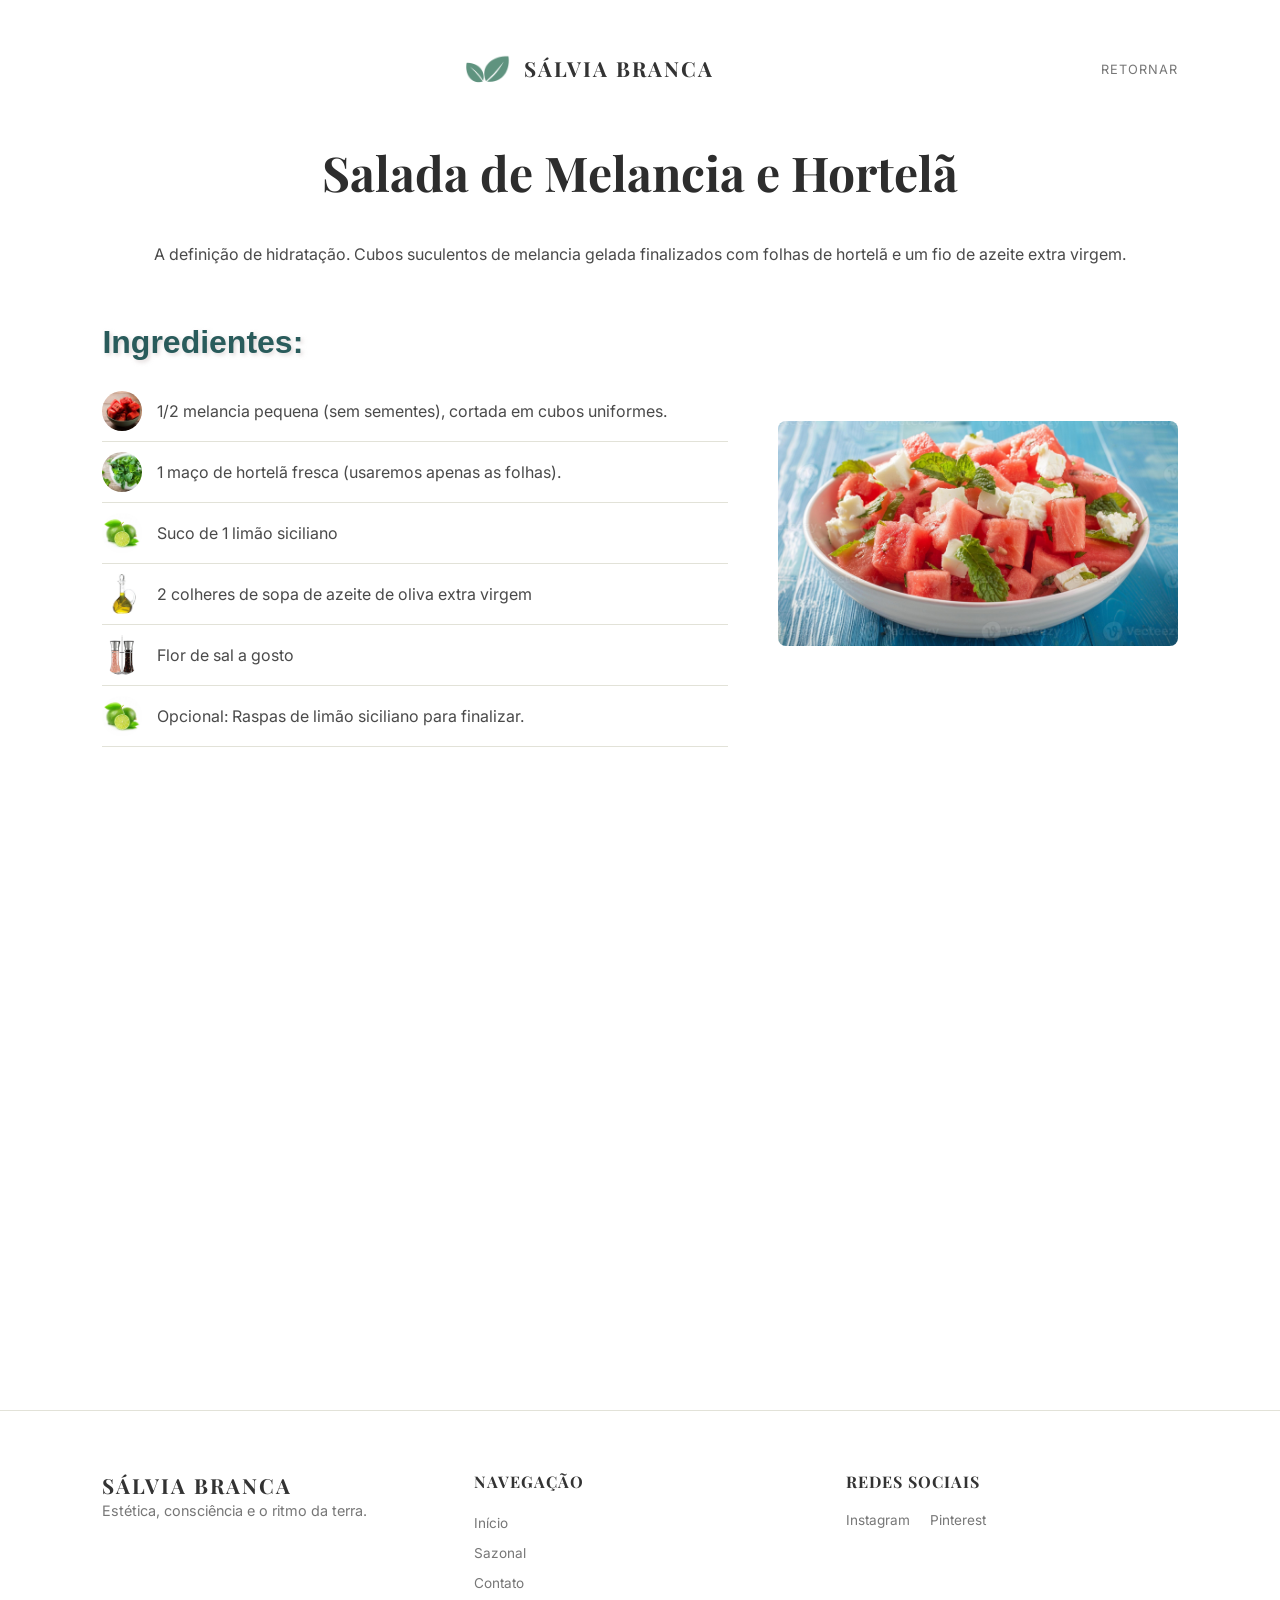
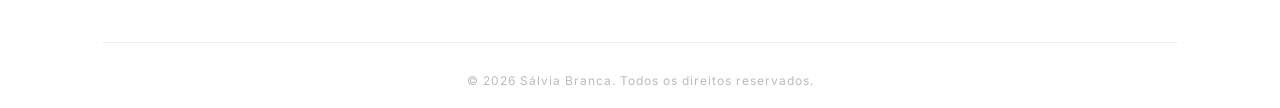
<file: receitas/salada.html>
<!DOCTYPE html>
<html lang="pt-br">
<head>
    <meta charset="UTF-8">
    <meta name="viewport" content="width=device-width, initial-scale=1.0">
    <title>Sálvia Branca | Receita Ceviche</title>
    
    <link href="https://fonts.googleapis.com/css2?family=Playfair+Display:wght@400;700&family=Inter:wght@300;400;700&display=swap" rel="stylesheet">
    
    <link rel="stylesheet" href="../css/style.css">
</head>
<body>

    <header id="main-header" class="fundo">
        <a href="../index.html" class="logo-link receita-logo">
            <img src="../img/logo 4.png" alt="Logo Terra Vegan" class="logo-img">
            <span class="logo-text">SÁLVIA BRANCA</span>
        </a>
        <nav>
            <ul>
                <li><a href="../sazonal.html#receitas">Retornar</a></li>
            </ul>
        </nav>
    </header>

    <main>
        <section class="hero reveal"> 
            <div class="container-sobre">
                
                <h1 class="reveal">Salada de Melancia e Hortelã</h1>
                <p class="frase reveal"> A definição de hidratação. Cubos suculentos de melancia gelada finalizados com folhas de hortelã e um fio de azeite extra virgem.</p>

                <div class="conteudo-flex receita-corpo">
                    
                    <div class="texto reveal">
                        <h2>Ingredientes:</h2>
                        <br>
                        <ul class="lista-ingredientes">
                            <li>
                                <img src="../img/receitas/ingredientes/melancia.jpg" alt="Melancia" class="ingrediente-img">
                                <span>1/2 melancia pequena (sem sementes), cortada em cubos uniformes.</span>
                            </li>
                            <li>
                                <img src="../img/receitas/ingredientes/hortela.jpg" alt="Hortelã" class="ingrediente-img">
                                <span>1 maço de hortelã fresca (usaremos apenas as folhas).</span>
                            </li>
                            <li>
                                <img src="../img/receitas/ingredientes/limao.jpg" alt="Limão" class="ingrediente-img">
                                <span>Suco de 1 limão siciliano</span>
                            </li>
                            <li>
                                <img src="../img/receitas/ingredientes/azeite.jpg" alt="Azeite de Oliva" class="ingrediente-img">
                                <span>2 colheres de sopa de azeite de oliva extra virgem</span>
                            </li>
                            <li>
                                <img src="../img/receitas/ingredientes/sal.jpg" alt="Flor de Sal" class="ingrediente-img">
                                <span>Flor de sal a gosto</span>
                            </li>
                            <li>
                                <img src="../img/receitas/ingredientes/limao.jpg" alt="Limão" class="ingrediente-img">
                                <span>Opcional: Raspas de limão siciliano para finalizar.</span>
                            </li>
                        </ul>
                    </div>

                    <div class="imagem-wrapper reveal">
                        <img src="../img/receitas/salada.jpg" alt="Salada de Melancia com Hortelã" class="imagem-historia efeito-levantar">
                    </div>

                </div>

                <div class="instrucoes-container reveal">
                    <h2>Modo de Preparo</h2>
                    <br>
                    <div class="coluna-texto">
                        <ol class="lista-passos">
                            <li>A melancia deve estar muito gelada. Corte-a em cubos de aproximadamente 2cm e mantenha na geladeira até o exato momento de montar a salada.</li>
                            <li>Em vez de picar a hortelã com faca (o que pode escurecer as bordas), prefira rasgar as folhas maiores com as mãos e deixar as menores inteiras. Isso preserva os óleos essenciais e o perfume verde.</li>
                            <li>Em uma pequena tigela, misture o suco de limão siciliano com o azeite de oliva até formar um molho levemente opaco.</li>
                            <li>Em uma travessa rasa e elegante, disponha os cubos de melancia. Espalhe as folhas de hortelã por cima. Regue com a emulsão de limão e azeite.</li>
                            <li>Finalize com uma pitada de flor de sal e as raspas de limão. O sal cria um contraste maravilhoso que faz a melancia parecer ainda mais doce. Sirva imediatamente.</li>      
                        </ol>
                    </div>
                </div>

            </div>
        </section>
    </main>

    <footer>
        <div class="footer-container">
            <div class="footer-section">
                <span class="logo-text">SÁLVIA BRANCA</span>
                <p>Estética, consciência e o ritmo da terra.</p>
            </div>
            
            <div class="footer-section">
                <h4>Navegação</h4>
                <ul>
                    <li><a href="../index.html">Início</a></li>
                    <li><a href="../sazonal.html">Sazonal</a></li>
                    <li><a href="../contato.html">Contato</a></li>
                </ul>
            </div>

            <div class="footer-section">
                <h4>Redes Sociais</h4>
                <div class="social-links">
                    <a href="#">Instagram</a>
                    <a href="#">Pinterest</a>
                </div>
            </div>
        </div>
        
        <div class="footer-bottom">
            <p>&copy; 2026 Sálvia Branca. Todos os direitos reservados.</p>
        </div>
    </footer>

    <script src="../js/script.js"></script>
</body>
</html>
</file>
<file: css/style.css>
/* --- RESET E CORES --- */
* {
    margin: 0;
    padding: 0;
    box-sizing: border-box;
}

body {
    background-color: #F9F9F7; 
    font-family: 'Inter', sans-serif;
    color: #4A4A4A;
    overflow-x: hidden;
}

h2{
    color: rgb(41, 91, 91);
    font-family:'Franklin Gothic Medium', 'Arial Narrow', Arial, sans-serif;
    font-size: 2rem;
    text-shadow: 2px 2px 4px rgba(201, 188, 188, 0.603);
}

.fundo {
    background-color: rgba(255, 255, 255, 0.95);
}

/* --- HEADER E LOGO --- */
header {
    display: flex;
    justify-content: space-between;
    align-items: center;
    padding: 25px 8%;
    position: fixed;
    width: 100%;
    top: 0;
    z-index: 1000;
    transition: all 0.4s ease;
}

header.scrolled {
    background-color: rgba(255, 255, 255, 0.95);
    padding: 15px 8%;
    box-shadow: 0 2px 10px rgba(0,0,0,0.05);
}

.logo-link {
    display: flex;
    align-items: center;
    text-decoration: none;
    gap: 12px;
}

.logo-img {
    height: 45px;
    width: auto;
}

.logo-text {
    font-family: 'Playfair Display', serif;
    font-size: 1.3rem;
    letter-spacing: 2px;
    font-weight: bold;
    color: #333;
}

nav ul {
    display: flex;
    list-style: none;
}

nav ul li { margin-left: 25px; }

nav ul li a {
    text-decoration: none;
    color: #777;
    font-size: 0.8rem;
    text-transform: uppercase;
    letter-spacing: 1px;
    transition: color 0.3s;
}

nav ul li a:hover { color: #000; }

/* --- HERO E CARROSSEL --- */
.hero {
    padding: 140px 8% 80px;
    text-align: center;
    background-color: #FFFFFF;
}

.slider-container {
    max-width: 900px;
    margin: 0 auto 40px;
    position: relative;
    border-radius: 8px;
    overflow: hidden;
}

.slider {
    position: relative;
    height: 450px;
}

.slide {
    position: absolute;
    top: 0;
    left: 0;
    width: 100%;
    height: 100%;
    opacity: 0;
    transition: opacity 1s ease-in-out;
}

.slide.active { opacity: 1; }

.slide img {
    width: 100%;
    height: 100%;
    object-fit: cover;
}

.slider-dots { padding: 15px 0; }

.dot {
    height: 8px;
    width: 8px;
    margin: 0 5px;
    background-color: #D1D1D1;
    border-radius: 50%;
    display: inline-block;
}



.dot.active { background-color: #8E8E8E; }

h1 {
    font-family: 'Playfair Display', serif;
    font-size: 3rem;
    color: #2D2D2D;
    margin-bottom: 25px;
}

.btn-primary {
    background-color: #E2E2D8;
    border: none;
    padding: 15px 35px;
    color: #555;
    cursor: pointer;
    letter-spacing: 1px;
}


.reveal {
    opacity: 0;
    transform: translateY(40px);
    transition: all 0.9s ease-out;
}

.sobre{
    font-family: 'Playfair Display', serif;
    font-size: 2.5rem;
    color: #2D2D2D;
    text-align: center;
    margin-top: 200px;
    margin-bottom: 100px;
}

.container {
  display: flex;          /* Ativa o modo flexível */
  align-items: center;    /* Alinha o texto e a imagem verticalmente no centro */
  justify-content: space-between; /* Cria o espaço máximo entre o texto e a imagem */
  gap: 20px;              /* Adiciona um espaço para eles não grudarem */
}

.texto {
  flex: 1;                /* Faz o texto ocupar o espaço disponível */
}

.imagem {
  max-width: 300px;       /* Define um tamanho máximo para a imagem */
  height: auto;
}

.frase{
    text-align: center;
    margin-top: 40px;
}

.reveal.visible {
    opacity: 1;
    transform: translateY(0);
}

.features {
    display: flex;
    justify-content: center;
    gap: 60px;
    padding: 100px 8%;
    background-color: #F9F9F7;
}

.icon {
    font-size: 1.5rem;
    width: 70px;
    height: 70px;
    border: 1px solid #E0E0E0;
    border-radius: 50%;
    display: flex;
    align-items: center;
    justify-content: center;
    margin: 0 auto 15px;
    background: #fff;
}

footer {
    background-color: #ffffff;
    padding: 60px 8% 20px;
    border-top: 1px solid #E2E2D8;
    color: #4A4A4A;
}

.footer-container {
    display: grid;
    grid-template-columns: repeat(auto-fit, minmax(200px, 1fr));
    gap: 40px;
    margin-bottom: 40px;
}

.footer-section h4 {
    font-family: 'Playfair Display', serif;
    font-size: 1rem;
    margin-bottom: 20px;
    color: #333;
    text-transform: uppercase;
    letter-spacing: 1px;
}

.footer-section p {
    font-size: 0.9rem;
    color: #777;
    line-height: 1.6;
}

.footer-section ul {
    list-style: none;
    padding: 0;
}

.footer-section ul li {
    margin-bottom: 10px;
}

.footer-section ul li a, .social-links a {
    text-decoration: none;
    color: #777;
    font-size: 0.85rem;
    transition: color 0.3s;
}

.footer-section ul li a:hover, .social-links a:hover {
    color: #000;
}

.social-links {
    display: flex;
    gap: 20px;
}

.footer-bottom {
    text-align: center;
    padding-top: 30px;
    border-top: 1px solid #F0F0F0;
    font-size: 0.75rem;
    color: #BBB;
    letter-spacing: 1px;
}


/* Estilo das Setas */
.prev, .next {
    position: absolute;
    top: 50%;
    transform: translateY(-50%);
    background-color: rgba(255, 255, 255, 0.5);
    color: #333;
    border: none;
    padding: 15px;
    cursor: pointer;
    font-size: 1.2rem;
    border-radius: 50%;
    transition: background 0.3s, color 0.3s;
    z-index: 10;
    width: 50px;
    height: 50px;
    display: flex;
    align-items: center;
    justify-content: center;
}

.prev { left: 20px; }
.next { right: 20px; }

.prev:hover, .next:hover {
    background-color: #E2E2D8;
    color: #000;
}

/* Garante que os pontos sejam clicáveis */
.dot {
    cursor: pointer;
}

/* --- SEÇÃO DE CONTATO --- */
.contact-section {
    padding: 150px 8% 100px;
    background-color: #FFFFFF;
    min-height: 80vh;
    display: flex;
    justify-content: center;
    align-items: center;
}

.contact-container {
    display: grid;
    grid-template-columns: 1fr 1fr; /* Divide em duas colunas no desktop */
    gap: 80px;
    max-width: 1100px;
    width: 100%;
}

.contact-info h1 {
    font-size: 2.8rem;
    margin-bottom: 20px;
    text-align: left;
}

.contact-info p {
    color: #8E8E8E;
    margin-bottom: 30px;
}

.contact-details p {
    margin-bottom: 10px;
    font-size: 0.9rem;
    color: #4A4A4A;
}

/* --- FORMULÁRIO --- */
.contact-form {
    display: flex;
    flex-direction: column;
    gap: 20px;
}

.form-group {
    display: flex;
    flex-direction: column;
    gap: 8px;
}

.form-group label {
    font-size: 0.75rem;
    text-transform: uppercase;
    letter-spacing: 1px;
    color: #333;
    font-weight: 700;
}

.form-group input, 
.form-group textarea {
    padding: 15px;
    border: 1px solid #E2E2D8;
    background-color: #F9F9F7;
    font-family: 'Inter', sans-serif;
    font-size: 0.9rem;
    color: #4A4A4A;
    transition: border-color 0.3s;
}

.form-group input:focus, 
.form-group textarea:focus {
    outline: none;
    border-color: #8E8E8E;
}

/* Ajuste para dispositivos móveis */
@media (max-width: 768px) {
    .contact-container {
        grid-template-columns: 1fr;
        gap: 40px;
    }
    .contact-section {
        padding-top: 120px;
    }
}

/* --- ACRÉSCIMOS PARA O ALINHAMENTO --- */

.container-sobre {
    max-width: 1100px;
    margin: 0 auto;
}

.conteudo-flex {
    display: flex;
    align-items: center;    /* Centraliza verticalmente texto e imagem */
    justify-content: space-between;
    gap: 50px;              /* Espaçamento entre eles */
    text-align: left;       /* Garante que o texto fique alinhado à esquerda */
}


.imagem-wrapper {
    flex: 0 0 40%; 
    max-width: 400px;
}

.imagem-historia {
    width: 100%;
    height: auto;
    border-radius: 8px;
}

.imagem-donald {
    display: flex;
    justify-content: center;
    margin-top: 30px;
    max-width: 300px;
}


html {
    scroll-behavior: smooth;
}


nav ul li {
    position: relative;
    display: inline-block;
}

/* 3. CAIXA DO DROPDOWN (O MENU SUSPENSO) */
.dropdown-content {
    display: none; 
    position: absolute;
    background-color: #ffffff;
    min-width: 200px; 
    box-shadow: 0px 8px 16px rgba(0,0,0,0.1);
    z-index: 1000;
    list-style: none;
    padding: 10px 0;
    margin: 0;
    border-radius: 4px;
    top: 100%; 
    left: 0;
    text-align: left;
}

/* 4. LINKS DENTRO DO DROPDOWN */
.dropdown-content li a {
    color: #333;
    padding: 12px 20px;
    text-decoration: none;
    display: block;
    font-family: 'Inter', sans-serif;
    font-size: 14px;
    transition: background 0.2s ease;
}


.dropdown-content li a:hover {
    background-color: #f8f9fa; 
    color: #000;
}


.dropdown:hover .dropdown-content {
    display: block;
}


.dropbtn {
    cursor: pointer;
}

/* Estrutura Principal: Texto de um lado, Galeria do outro */
.container-veganismo {
    display: flex;
    gap: 40px; /* Espaço entre o texto e as fotos */
    max-width: 1200px;
    margin: 0 auto;
    padding: 20px;
    align-items: flex-start;
}

/* Estilo da Coluna de Texto */
.coluna-texto {
    flex: 1; /* Ocupa metade do espaço */
    text-align: justify;
    line-height: 1.8;
}

/* Estilo da Galeria de Fotos */
.coluna-galeria {
    flex: 1; /* Ocupa a outra metade */
    display: grid;
    grid-template-columns: repeat(2, 1fr); /* Cria 2 colunas iguais */
    grid-template-rows: repeat(3, 1fr);    /* Cria 3 linhas iguais */
    gap: 15px; /* Espaçamento entre as fotos */
}

/* Estilo individual das imagens */
.coluna-galeria img {
    width: 100%;
    height: 250px; /* Altura fixa para manter o alinhamento */
    object-fit: cover; /* Faz a foto preencher o espaço sem distorcer */
    border-radius: 12px;
    box-shadow: 0 4px 8px rgba(0,0,0,0.1);
    transition: transform 0.3s ease, box-shadow 0.3s ease;
}

/* Efeito ao passar o mouse */
.coluna-galeria img:hover {
    transform: scale(1.03);
    box-shadow: 0 8px 16px rgba(0,0,0,0.2);
    cursor: pointer;
}

/* Configuração da Galeria e Efeito de Subir */
.efeito-levantar {
    /* Faz a transição ser suave (0.3 segundos) */
    transition: transform 0.3s ease, box-shadow 0.3s ease;
    cursor: pointer;
}

.efeito-levantar:hover {
    /* Move a imagem 15 pixels para cima */
    transform: translateY(-15px);
    /* Adiciona uma sombra para parecer que a foto descolou da página */
    box-shadow: 0 15px 30px rgba(0, 0, 0, 0.2) !important;
}

/* --- ESTILIZAÇÃO DOS CARDS SAZONAIS --- */

.grid-sazonal {
    display: grid;
    grid-template-columns: repeat(auto-fill, minmax(300px, 1fr));
    gap: 30px;
    margin-bottom: 50px;
}

.card-sazonal {
    background: white;
    border-radius: 12px;
    overflow: hidden;
    box-shadow: 0 4px 15px rgba(0,0,0,0.05);
    transition: transform 0.3s ease;
    border: 1px solid #E2E2D8; /* Segue o padrão de cores do seu site */
}

.card-sazonal:hover {
    transform: translateY(-10px);
    box-shadow: 0 10px 25px rgba(0,0,0,0.1);
}

.image-container {
    position: relative;
    width: 100%;
    height: 220px;
}

.image-container img {
    width: 100%;
    height: 100%;
    object-fit: cover;
}

.selo-estacao {
    position: absolute;
    top: 15px;
    right: 15px;
    background-color: #e17909; /* Cinza minimalista para combinar com o site */
    color: white;
    padding: 6px 14px;
    border-radius: 20px;
    font-size: 0.7rem;
    font-weight: bold;
    text-transform: uppercase;
    letter-spacing: 1px;
}

.compras{
    position: absolute;
    top: 15px;
    right: 15px;
    background-color: #e1cf09; /* Cinza minimalista para combinar com o site */
    color: white;
    padding: 6px 14px;
    border-radius: 20px;
    font-size: 0.7rem;
    font-weight: bold;
    text-transform: uppercase;
    letter-spacing: 1px;
}

.card-content {
    padding: 20px;
}

.card-content h3 {
    margin: 0 0 10px 0;
    color: #2D2D2D;
    font-family: 'Playfair Display', serif;
    font-size: 1.4rem;
    text-shadow: none; /* Removendo sombra do h2 global para os cards */
}

.card-content p {
    margin: 0;
    color: #777777;
    font-size: 0.9rem;
    line-height: 1.6;
}

.meu-link {
    text-decoration: none; /* Tira o sublinhado */
    color: #3498db;        /* Define uma cor azul moderna */
    font-weight: bold;     /* Deixa o texto em negrito */
    transition: 0.3s;      /* Faz a mudança de cor ser suave, não brusca */
  }

  /* 2. Muda a cor quando o mouse passa por cima (hover) */
  .meu-link:hover {
    color: #e74c3c;        /* Muda para vermelho (ou a cor que preferir) */
    text-decoration: underline; /* Opcional: volta o risco só no hover */
  }

 .receita-logo {
    display: flex;
    align-items: center;      /* Alinha imagem e texto verticalmente no centro um do outro */
    justify-content: center;  /* ESTE É O COMANDO: Alinha o conjunto todo no centro da tela */
    text-decoration: none;
    gap: 14px;
    width: 100%;             /* Garante que ele ocupe a largura total para poder centralizar */
    margin: 20px 0;          /* Opcional: dá um espaço em cima e embaixo da logo */
}

/* --- ADICIONAIS PARA A PÁGINA DE RECEITA --- */

.receita-corpo {
    margin-top: 60px;
    margin-bottom: 60px;
}

/* Estilização dos itens com foto */
.lista-ingredientes li {
    display: flex;       /* Coloca foto e texto lado a lado */
    align-items: center; /* Centraliza verticalmente */
    gap: 15px;           /* Espaço entre a foto e o texto */
    padding: 10px 0;
    border-bottom: 1px solid #E2E2D8;
}

.ingrediente-img {
    width: 40px;         /* Tamanho da imagem (ajuste se quiser maior) */
    height: 40px;
    object-fit: cover;   /* Garante que a foto não distorça */
    border-radius: 50%;  /* Deixa as fotos redondinhas (estilo ícone) */
    background-color: #f0f0ed; /* Fundo suave caso a imagem demore a carregar */
}

/* Ajuste para o texto não colar na imagem */
.lista-ingredientes li span {
    font-size: 1rem;
    color: #4A4A4A;
}

.instrucoes-container {
    margin-top: 80px;
    padding-top: 40px;
    border-top: 1px solid #E2E2D8;
}

.lista-passos {
    margin-top: 20px;
    padding-left: 20px;
}

.lista-passos li {
    margin-bottom: 20px;
    font-size: 1.1rem;
    line-height: 1.8;
}

/* Ajuste para telas menores */
@media (max-width: 768px) {
    .receita-corpo {
        flex-direction: column-reverse;
    }
    h1 {
        font-size: 2.2rem;
    }
}

.card-sazonal {
    background: #fff;
    border-radius: 8px;
    overflow: hidden;
    box-shadow: 0 4px 15px rgba(0,0,0,0.1);
    max-width: 350px;
    margin: 20px auto;
    font-family: 'Inter', sans-serif;
}
.card-image { width: 100%; height: auto; display: block; }
.card-content { padding: 20px; }
.card-content h3 { font-family: 'Playfair Display', serif; margin-bottom: 10px; }
        
/* O BOTÃO ARRUMADO AQUI */
.btn-comprar {
    display: inline-block;
    background-color: #2c5530; /* Verde elegante */
    color: white;
    padding: 12px 25px;
    text-decoration: none;
    border-radius: 4px;
    font-weight: bold;
    transition: background 0.3s ease;
    text-align: center;
    width: 100%;
    box-sizing: border-box;
    border: none;
    cursor: pointer;
}
.btn-comprar:hover {
    background-color: #1e3a21;
}

/* Estilo do Alerta de Aviso */
#aviso-venda {
    background-color: #fffbeb;
    border-left: 6px solid #f59e0b;
    padding: 20px;
    color: #92400e;
    font-family: sans-serif;
    box-shadow: 0 2px 4px rgba(0,0,0,0.05);
    position: relative;
    margin-bottom: 20px;
}

#btn-fechar-alerta {
    position: absolute;
    top: 10px;
    right: 15px;
    cursor: pointer;
    font-size: 22px;
    font-weight: bold;
    line-height: 1;
}

/* Botão Flutuante para Reabrir (Seta) */
#btn-reabrir {
    display: none; /* Começa escondido */
    position: fixed;
    top: 100px;
    right: 20px;
    background: #f59e0b;
    color: white;
    width: 40px;
    height: 40px;
    border-radius: 50%;
    cursor: pointer;
    box-shadow: 0 4px 10px rgba(0,0,0,0.2);
    z-index: 9999;
    text-align: center;
    line-height: 40px;
    font-size: 18px;
    transition: transform 0.2s, background 0.3s;
}

#btn-reabrir:hover {
    transform: scale(1.1);
    background: #d97706;
}

/* Estilo do Botão de Compra no Card */
.btn-comprar {
    display: block;
    background-color: #2c5530;
    color: white;
    padding: 12px;
    text-align: center;
    text-decoration: none;
    border-radius: 5px;
    font-weight: bold;
    transition: background 0.3s;
}

.btn-comprar:hover {
    background-color: #1e3a21;
}

/* Estilos para o Diário da Terra */
.diario-container {
    max-width: 1100px;
    margin: 100px auto;
    padding: 0 20px;
    font-family: 'Inter', sans-serif;
}

.diario-intro {
    text-align: center;
    margin-bottom: 60px;
}

.diario-intro h1 {
    font-family: 'Playfair Display', serif;
    font-size: 3rem;
    color: #2c3e50;
    margin-bottom: 10px;
}

.lunar-widget {
    margin-top: 20px;
    font-style: italic;
    color: #7f8c8d;
    font-size: 0.9rem;
}

/* Grid de Posts */
.diario-grid {
    display: grid;
    grid-template-columns: repeat(auto-fit, minmax(300px, 1fr));
    gap: 30px;
}

.diario-card {
    background: #fdfdfd;
    padding: 40px;
    border: 1px solid #eee;
    transition: transform 0.3s ease;
}

.diario-card:hover {
    transform: translateY(-5px);
}

.card-tag {
    text-transform: uppercase;
    font-size: 0.7rem;
    letter-spacing: 2px;
    color: #8da399; /* Verde Sálvia */
    margin-bottom: 20px;
}

.diario-card h3 {
    font-family: 'Playfair Display', serif;
    font-size: 1.5rem;
    margin-bottom: 15px;
}

.diario-card p {
    line-height: 1.6;
    color: #555;
    font-weight: 300;
}

/* Card em Destaque */
.diario-card.highlight {
    background-color: #f4f7f6;
    border: none;
}

.btn-read {
    display: inline-block;
    margin-top: 20px;
    text-decoration: none;
    color: #2c3e50;
    border-bottom: 1px solid #2c3e50;
    font-size: 0.8rem;
    padding-bottom: 2px;
}

.sobre-section{
    line-height: 1.8;
}

/* --- ESTILO DO BOTÃO HAMBÚRGUER --- */
.menu-toggle {
    display: none; /* Escondido no Desktop */
    flex-direction: column;
    cursor: pointer;
    background: none;
    border: none;
    gap: 5px;
    z-index: 1001;
}

.bar {
    width: 25px;
    height: 3px;
    background-color: #333;
    transition: 0.3s;
    border-radius: 2px;
}

/* --- REGRA PARA CELULAR (ATÉ 768px) --- */
@media (max-width: 768px) {
    .menu-toggle {
        display: flex; /* Mostra no celular */
    }

    /* Animação para virar X quando estiver ativo */
    .menu-toggle.is-active .bar:nth-child(2) { opacity: 0; }
    .menu-toggle.is-active .bar:nth-child(1) { transform: translateY(8px) rotate(45deg); }
    .menu-toggle.is-active .bar:nth-child(3) { transform: translateY(-8px) rotate(-45deg); }

    nav {
        position: fixed;
        top: 0;
        right: -100%; /* Começa escondido à direita */
        width: 70%;
        height: 100vh;
        background-color: #ffffff;
        box-shadow: -5px 0 15px rgba(0,0,0,0.1);
        transition: 0.4s ease;
        padding-top: 100px;
        z-index: 1000;
    }

    nav.active {
        right: 0; /* Desliza para dentro da tela */
    }

    nav ul {
        flex-direction: column;
        align-items: center;
        list-style: none;
    }

    nav ul li {
        margin: 20px 0;
        margin-left: 0;
    }

    nav ul li a {
        font-size: 1.2rem; /* Aumenta o link para facilitar o toque */
    }
}

/* --- RESPONSIVIDADE PARA PÁGINAS SEM HAMBÚRGUER --- */
@media (max-width: 768px) {
    /* Header empilhado */
    #main-header:not(:has(#mobile-menu)) { 
        flex-direction: column;
        height: auto;
        padding: 15px 5%;
    }

    /* Estilo para a classe nav-simples (sempre visível) */
    .nav-simples {
        display: block !important;
        width: 100%;
        margin-top: 15px;
    }

    .nav-simples ul {
        flex-direction: row !important; /* Mantém lado a lado */
        flex-wrap: wrap;
        justify-content: center;
        gap: 15px;
    }

    .nav-simples ul li {
        margin: 0;
    }

    .nav-simples ul li a {
        font-size: 0.8rem;
    }

    /* Ajuste geral de conteúdo para todas as páginas */
    .conteudo-flex, 
    .container-veganismo, 
    .contact-container,
    .container {
        flex-direction: column !important;
        text-align: center !important;
        gap: 30px;
    }

    .imagem-wrapper, .coluna-texto, .coluna-galeria, .texto, .imagem {
        width: 100% !important;
        max-width: 100% !important;
    }
}
</file>
